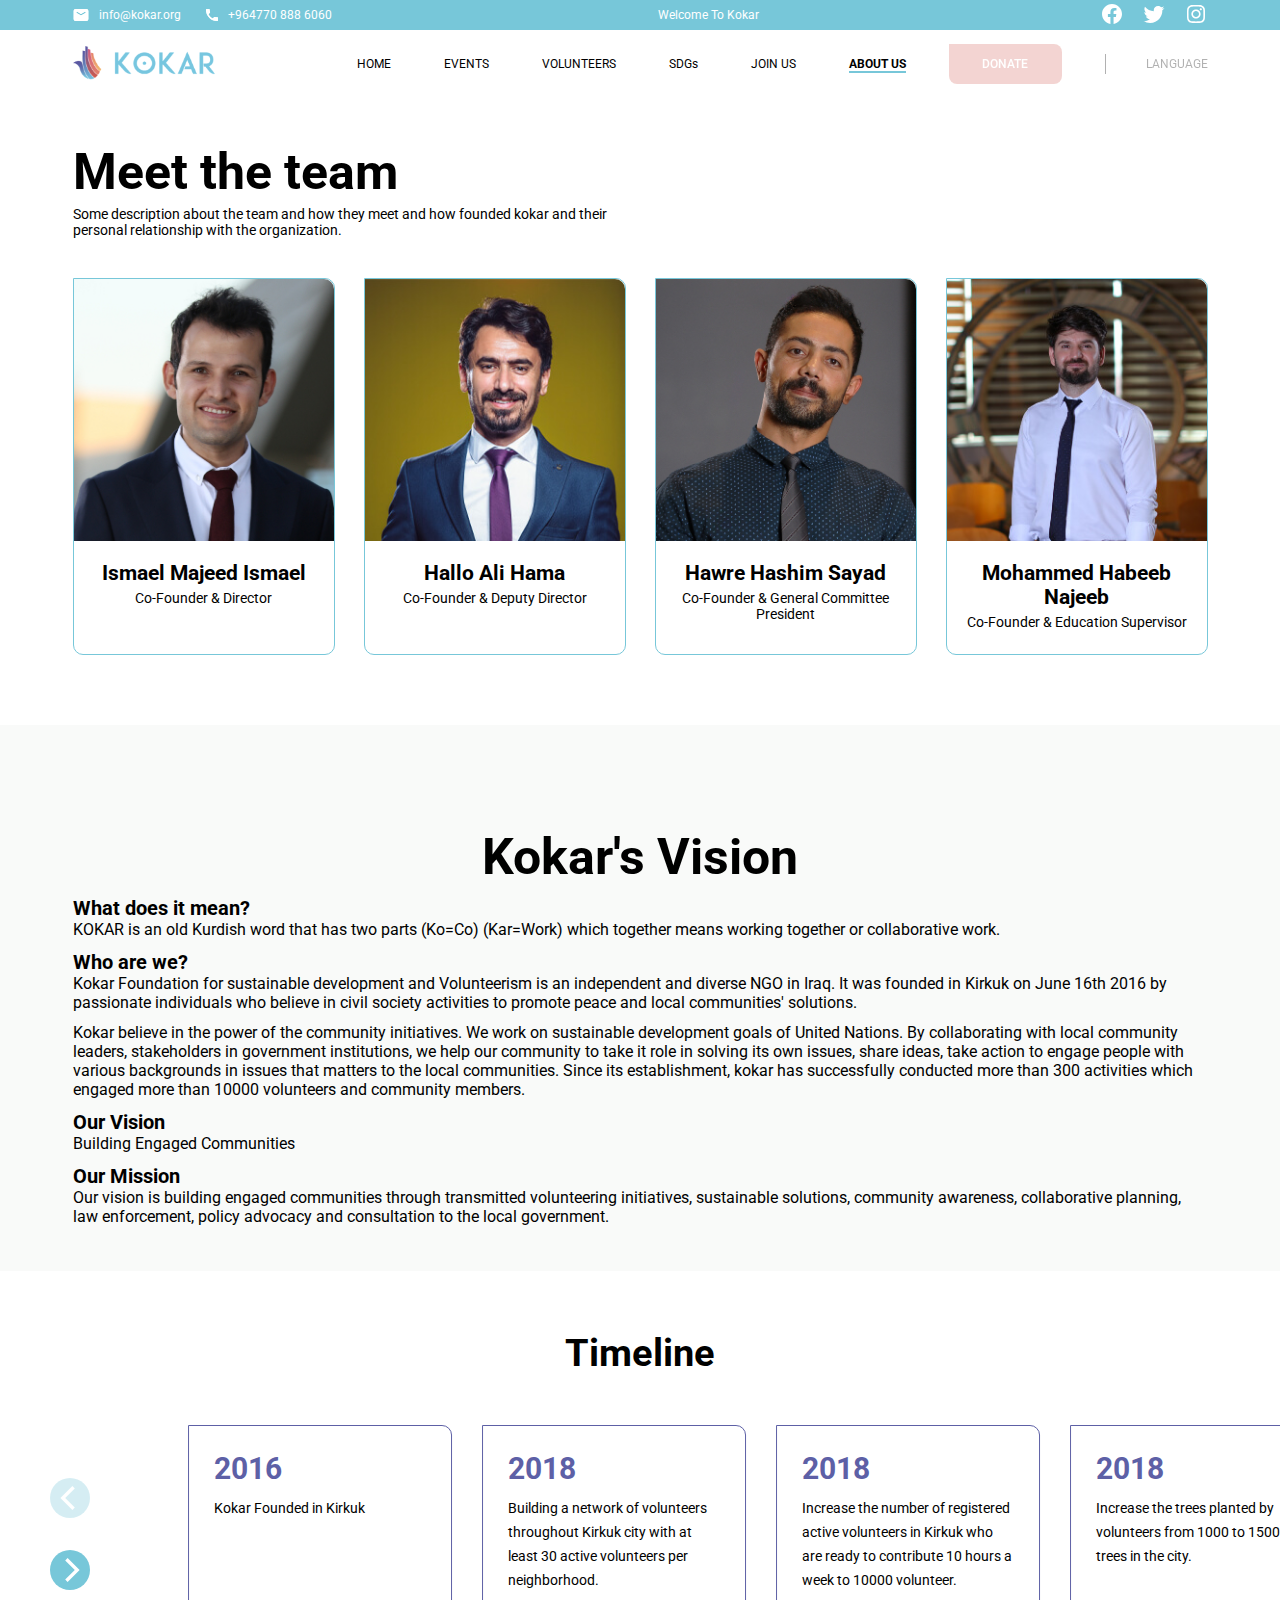
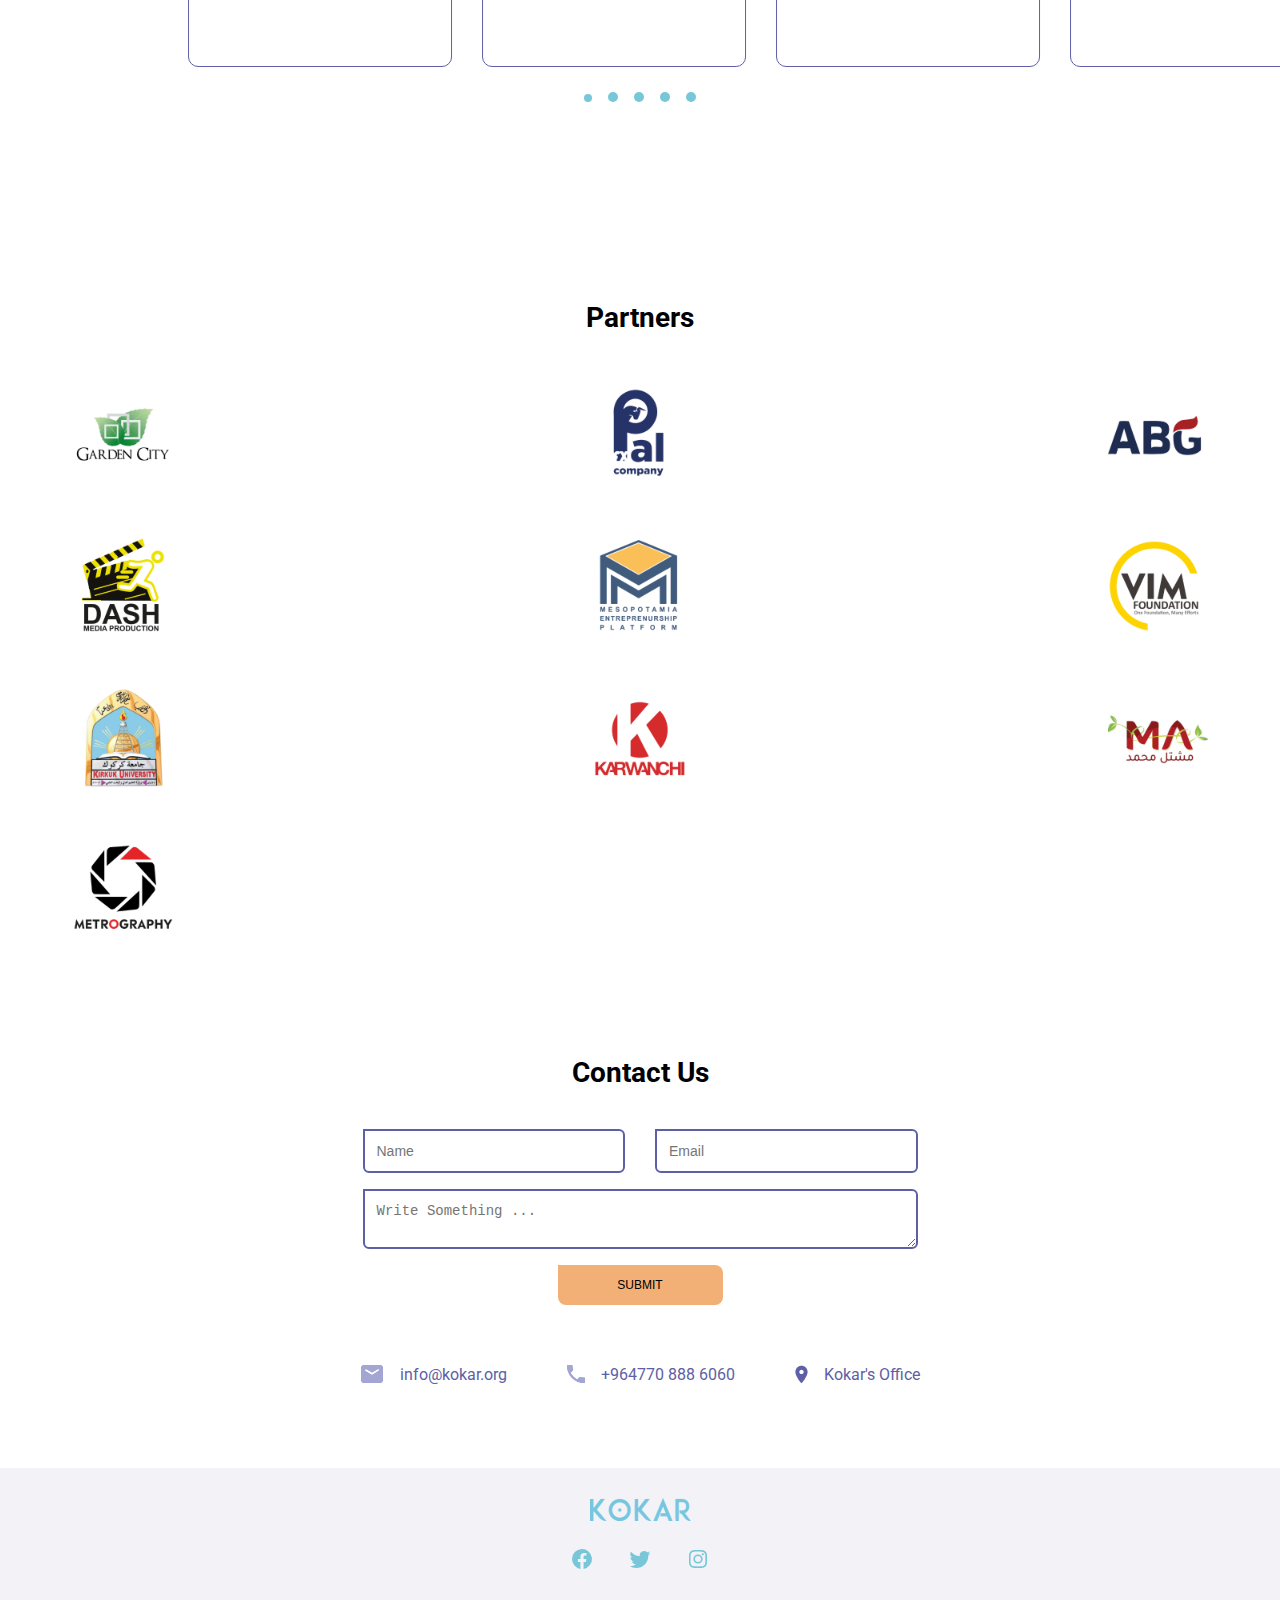
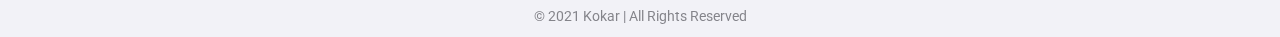
<file: about.html>
<!DOCTYPE html>
<html lang="en-US">

	<head>
		<!-- Web Page Metadata -->
		<meta name="viewport" content="width=device-width, initial-scale=1">
		<meta charset="utf-8">
		
		<!-- Web Page Title -->
		<title>Kokar - About Us</title>
		
		<!-- External Fonts / Stylesheets -->
		<link rel="stylesheet" href="https://fonts.googleapis.com/css2?family=Roboto:ital,wght@0,300;0,400;0,500;0,700;1,300;1,400;1,500;1,700&display=swap">
		<link rel="stylesheet" href="assets/styles/flickity.css">
		<link rel="stylesheet" href="assets/styles/kokar.css">
	</head>
	
	<body>
	
		<!-- Contact Bar -->
		<div class="contact-bar">
			<div class="container">
				<div class="contact-bar__info">
					<div class="info__email">
						<img src="assets/images/icons/envelope.svg" alt="Envelope Icon">
						<span>info@kokar.org</span>
					</div>
					<div class="info__phone">
						<img src="assets/images/icons/phone.svg" alt="Phone Icon">
						<span>+964770 888 6060</span>
					</div>
				</div>
				<div class="contact-bar__msg">
					Welcome To Kokar
				</div>
				<div class="contact-bar__social">
					<a href="https://facebook.com/kokar.org" target="_blank">
						<img src="assets/images/icons/facebook.svg" alt="Facebook's Logo">
					</a>
					<a href="https://twitter.com/kokar_org" target="_blank">
						<img src="assets/images/icons/twitter.svg" alt="Twitter's Logo">
					</a>
					<a href="https://instagram.com/kokar_org" target="_blank">
						<img src="assets/images/icons/instagram.svg" alt="Instagram's Logo">
					</a>
				</div>
			</div>
		</div>
	
		<!-- Header -->
		<header class="site-header">
			<div class="container">
				<div class="site-header__branding">
					<a href="home.html"><img src="assets/images/logos/kokar_header.png" alt="Kokar's Logo"></a>
				</div>
				<nav class="site-header__navigation">
					<a href="home.html">HOME</a>
					<a href="events.html">EVENTS</a>
					<a href="volunteers.html">VOLUNTEERS</a>
					<a href="sdgs.html">SDGs</a>
					<a href="join.html">JOIN US</a>
					<a href="about.html" class="active">ABOUT US</a>
					<a href="#" class="site-header__donate-btn donate-btn-action disabled-link">DONATE</a>
					<a href="#" class="site-header__lang-btn disabled-link" id="language-btn">LANGUAGE</a>
				</nav>
				<img id="hamburger-btn" src="assets/images/icons/hamburger_closed.svg" alt="">
			</div>
		</header>
		
		<section class="meet-the-team">
			<div class="container">
				<div class="main-wrapper">
					<div class="meet-the-team__text">
						<h2>Meet the team</h2>
						<p>
							Some description about the team and how they meet and how founded kokar and their personal relationship with the organization. 
						</p>
					</div>
					<div class="meet-the-team__members">
						<div class="members__single">
							<img src="assets/images/founders/ismael.jpg">
							<div class="members__single__text">
								<h3>Ismael Majeed Ismael</h3>
								<span>Co-Founder & Director</span>
							</div>
						</div>
						<div class="members__single">
							<img src="assets/images/founders/halo.jpg">
							<div class="members__single__text">
								<h3>Hallo Ali Hama</h3>
								<span>Co-Founder & Deputy Director</span>
							</div>
						</div>
						<div class="members__single">
							<img src="assets/images/founders/hawre.jpg">
							<div class="members__single__text">
								<h3>Hawre Hashim Sayad</h3>
								<span>Co-Founder & General Committee <br>President</span>
							</div>
						</div>
						<div class="members__single">
							<img src="assets/images/founders/mohammed.jpg">
							<div class="members__single__text">
								<h3>Mohammed Habeeb <br>Najeeb</h3>
								<span>Co-Founder & Education Supervisor</span>
							</div>
						</div>
					</div>
				</div>
			</div>
		</section>

		<section class="kokar-vision">
			<div class="container">
				<div class="kokar-vision__text">
					<h2>Kokar's Vision</h2>
					<!-- <img src="assets/images/logos/vision.jpg"> -->
					<strong style="font-size: 2rem">What does it mean?</strong> 
					<p>KOKAR is an old Kurdish word that has two parts (Ko=Co) (Kar=Work) which together means working together or collaborative work.</p><br>
					<strong style="font-size: 2rem">Who are we?</strong> 
					<p>Kokar Foundation for sustainable development and Volunteerism is an independent and diverse NGO in Iraq. It was founded in Kirkuk on June 16th 2016 by passionate individuals who believe in civil society activities to promote peace and local communities' solutions.</p><br>
					<p>Kokar believe in the power of the community initiatives. We work on sustainable development goals of United Nations. By collaborating with local community leaders, stakeholders in government institutions, we help our community to take it role in solving its own issues, share ideas, take action to engage people with various backgrounds in issues that matters to the local communities. Since its establishment, kokar has successfully conducted more than 300 activities which engaged more than 10000 volunteers and community members.   </p><br>
					<strong style="font-size: 2rem">Our Vision</strong>
					<p>Building Engaged Communities</p><br>
					<strong style="font-size: 2rem">Our Mission</strong>
					<p>Our vision is building engaged communities through transmitted volunteering initiatives, sustainable solutions, community awareness, collaborative planning, law enforcement, policy advocacy and consultation to the local government.</p>
				</div>
				<!-- <div class="kokar-vision__photo">
					<img src="assets/images/logos/vision.jpg">
				</div> -->
			</div>
		</section>

		<section class="our-volunteers timeline" style="background: #fff">
			<h2>Timeline</h2>
			<div class="volunteers__cards">
				<div class="cards__list carousel js-flickity">
					<!-- Single Card -->
					<div class="single__card carousel-cell">
						<h3>
							2016
						</h3>
						<p class="volunteer__bio">
							Kokar Founded in Kirkuk
						</p>
					</div>
					<!-- Single Card -->
					<div class="single__card carousel-cell">
						<h3>
							2018
						</h3>
						<p class="volunteer__bio">
							Building a network of volunteers throughout Kirkuk city with at least 30 active volunteers per neighborhood. 
						</p>
					</div>
					<!-- Single Card -->
					<div class="single__card carousel-cell">
						<h3>
							2018
						</h3>
						<p class="volunteer__bio">
							Increase the number of registered active volunteers in Kirkuk who are ready to contribute 10 hours a week to 10000 volunteer.  
						</p>
					</div>
					<!-- Single Card -->
					<div class="single__card carousel-cell">
						<h3>
							2018
						</h3>
						<p class="volunteer__bio">
							Increase the trees planted by volunteers from 1000 to 1500 trees in the city.   
						</p>
					</div>
					<!-- Single Card -->
					<div class="single__card carousel-cell">
						<h3>
							2019
						</h3>
						<p class="volunteer__bio">
							Advocacy to establish Kirkuk service council as a direct link between government and local community aiming to improve the quality and service delivery and enhance public participation
						</p>
					</div>
				</div>
			</div>
		</section>
        
        <section class="partners">
			<h2>Partners</h2>
			<div class="container">
				<div class="partner-logos">
					<div class="partner">
						<img src="assets/images/partner-logos/garden-city.png">
					</div>
					<div class="partner">
						<img src="assets/images/partner-logos/pal.png">
					</div>
					<div class="partner">
						<img src="assets/images/partner-logos/abg.jpg">
					</div>
				</div>
				<div class="partner-logos" style="margin-top: 50px">
					<div class="partner">
						<img src="assets/images/partner-logos/dash.png">
					</div>
					<div class="partner">
						<img src="assets/images/partner-logos/mesopotamia.png">
					</div>
					<div class="partner">
						<img src="assets/images/partner-logos/vim.png">
					</div>
				</div>
				<div class="partner-logos" style="margin-top: 50px">
					<div class="partner">
						<img src="assets/images/partner-logos/uok.png">
					</div>
					<div class="partner">
						<img src="assets/images/partner-logos/karwanchi.png">
					</div>
					<div class="partner">
						<img src="assets/images/partner-logos/ma.jpg">
					</div>
				</div>
				<div class="partner-logos" style="margin-top: 50px">
					<div class="partner">
						<img src="assets/images/partner-logos/metrography.png">
					</div>
				</div>
			</div>
		</section>

        <section class="contact-us">
            <div class="container">
                <h2>Contact Us</h2>
                <form>
					<div class="name-email">
						<input type="text" placeholder="Name">
						<input type="email" placeholder="Email">
					</div>
					<div class="text">
						<textarea placeholder="Write Something ..."></textarea>
					</div>
					<button type="submit">Submit</button>
				</form>
				<div class="contact-us__info">
					<div class="email">
						<img src="assets/images/icons/contact_envelope.svg">
						<span>info@kokar.org</span>
					</div>
					<div class="phone">
						<img src="assets/images/icons/contact_phone.svg">
						<span>+964770 888 6060</span>
					</div>
					<div class="location">
						<img src="assets/images/icons/location.svg">
						<span>Kokar's Office</span>
					</div>
				</div>
            </div>
		</section>
		
		<!-- <section class="terms-section">
			<div class="container">
				<p>
					<a href="#">Privacy and Policy</a>
					• 
					<a href="#">Terms and Conditions</a>
				</p>
			</div>
		</section> -->
        
        <footer class="site-footer">
			<div class="footer__logo">
				<img src="assets/images/logos/kokar_footer.png">
			</div>
			<div class="footer__social">
				<a href="#" target="_blank"><img src="assets/images/icons/facebook_blue.svg"></a>
				<a href="#" target="_blank"><img src="assets/images/icons/twitter_blue.svg"></a>
				<a href="#" target="_blank"><img src="assets/images/icons/instagram_blue.svg"></a>
			</div>
			<div class="footer__copyright">
				<hr>
				<small>
					&copy; 2021 Kokar | All Rights Reserved
				</small>
			</div>
		</footer>
		
		<!-- External Scripts -->
		<script src="assets/scripts/jquery-3.5.1.min.js"></script>
		<script src="assets/scripts/flickity.pkgd.min.js"></script>
		<script src="assets/scripts/kokar.js"></script>
	</body>
	
</html>
</file>
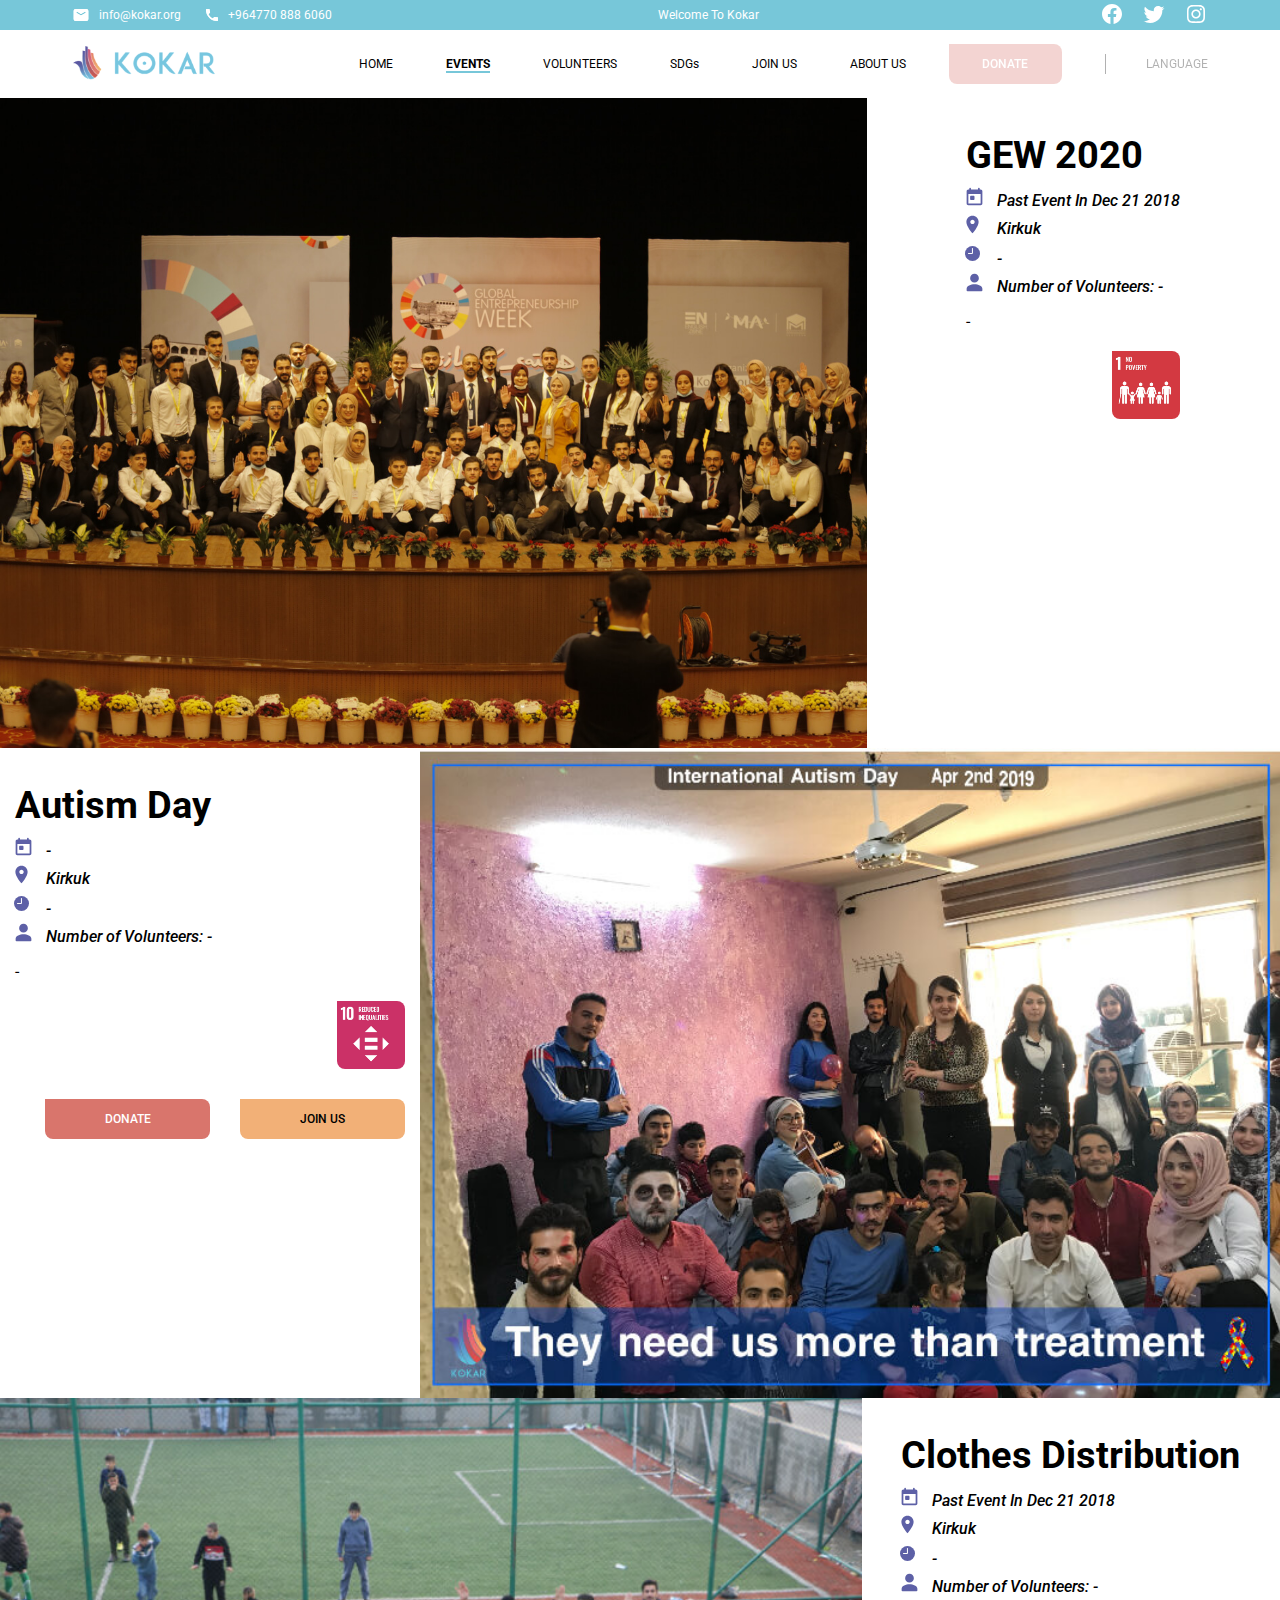
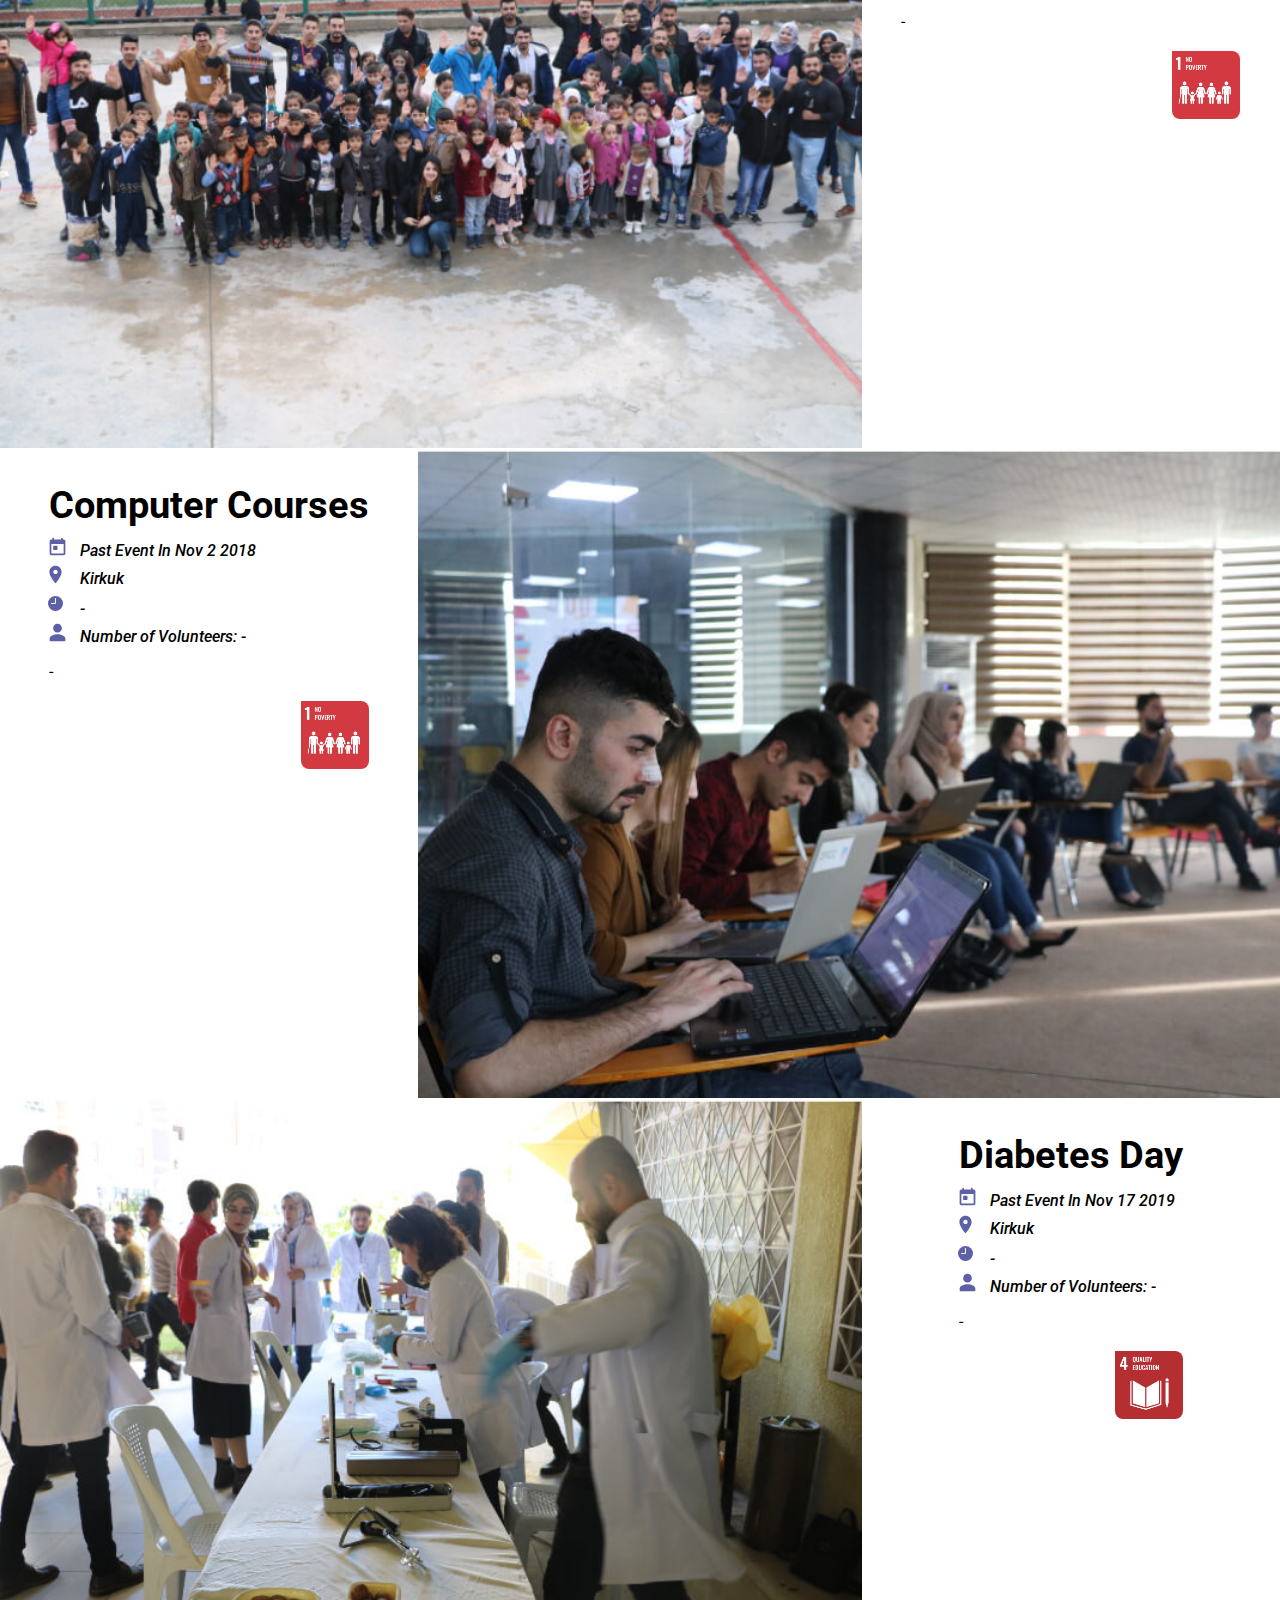
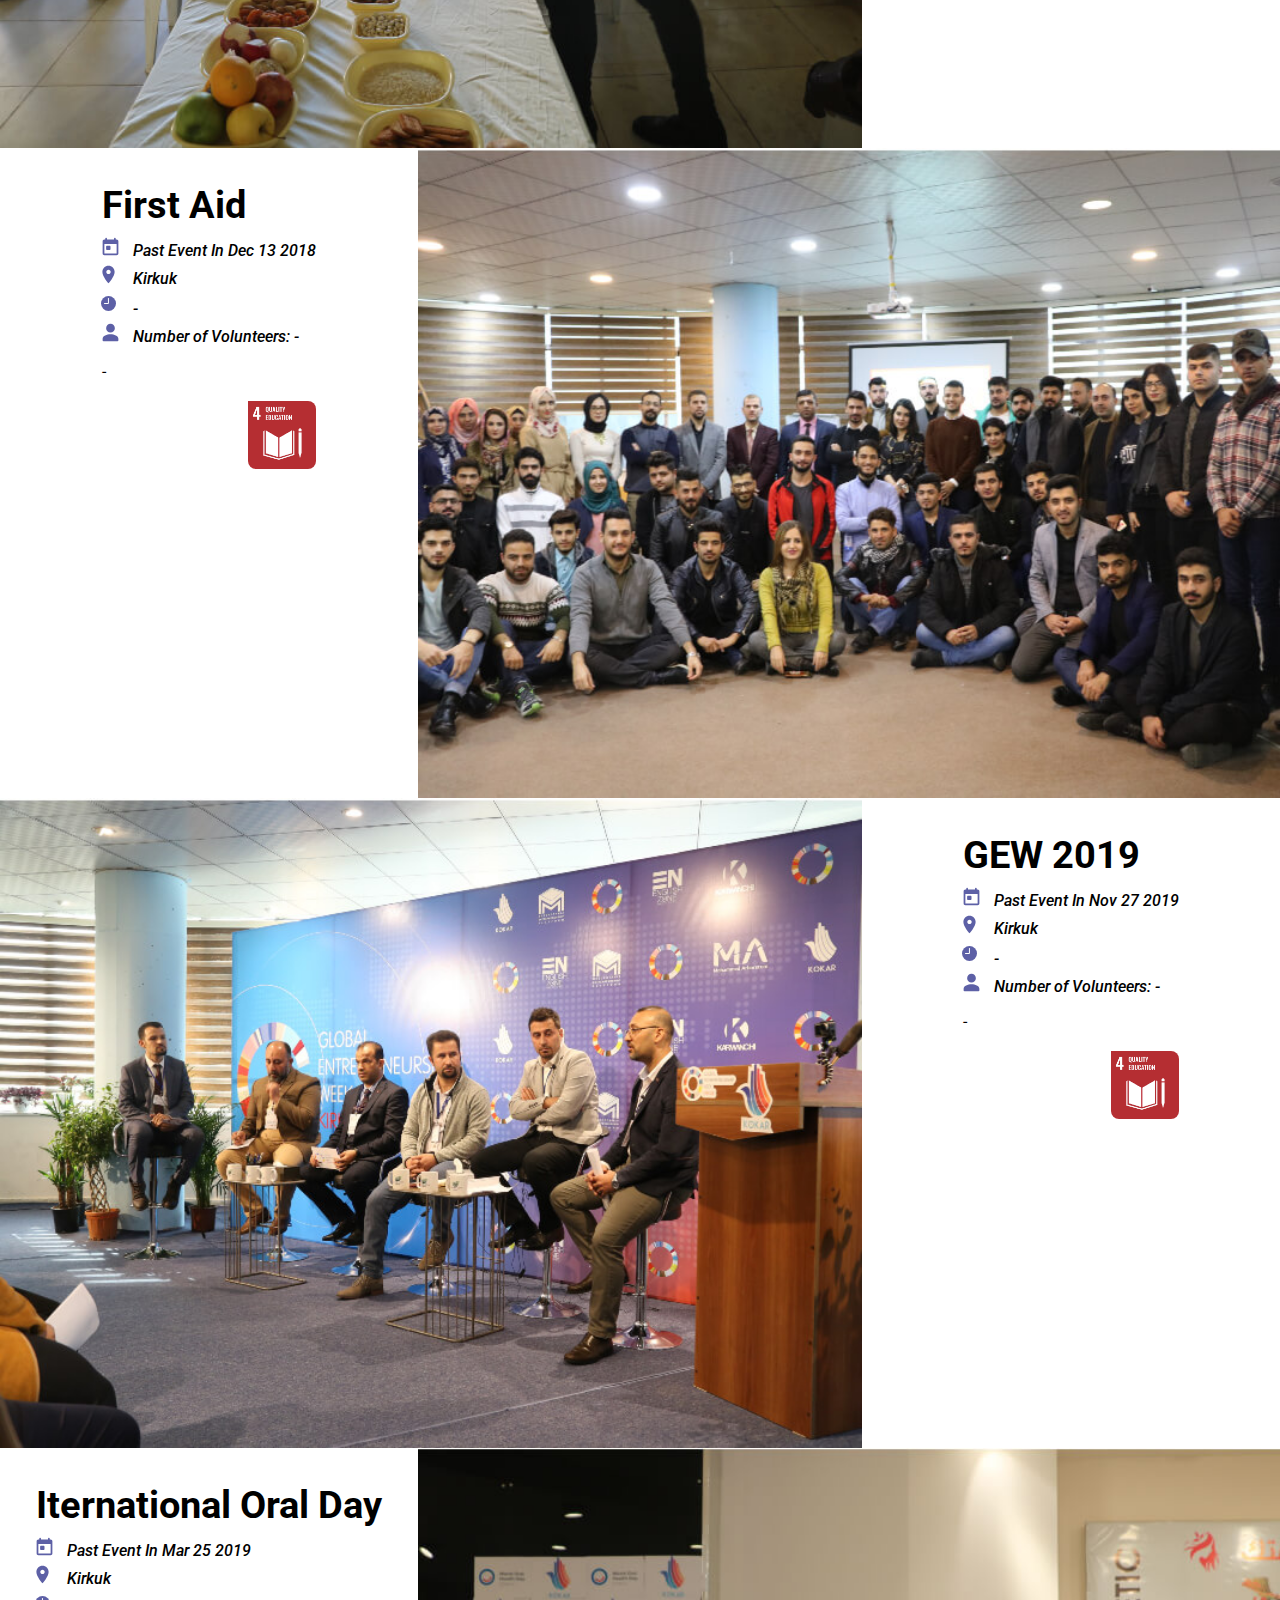
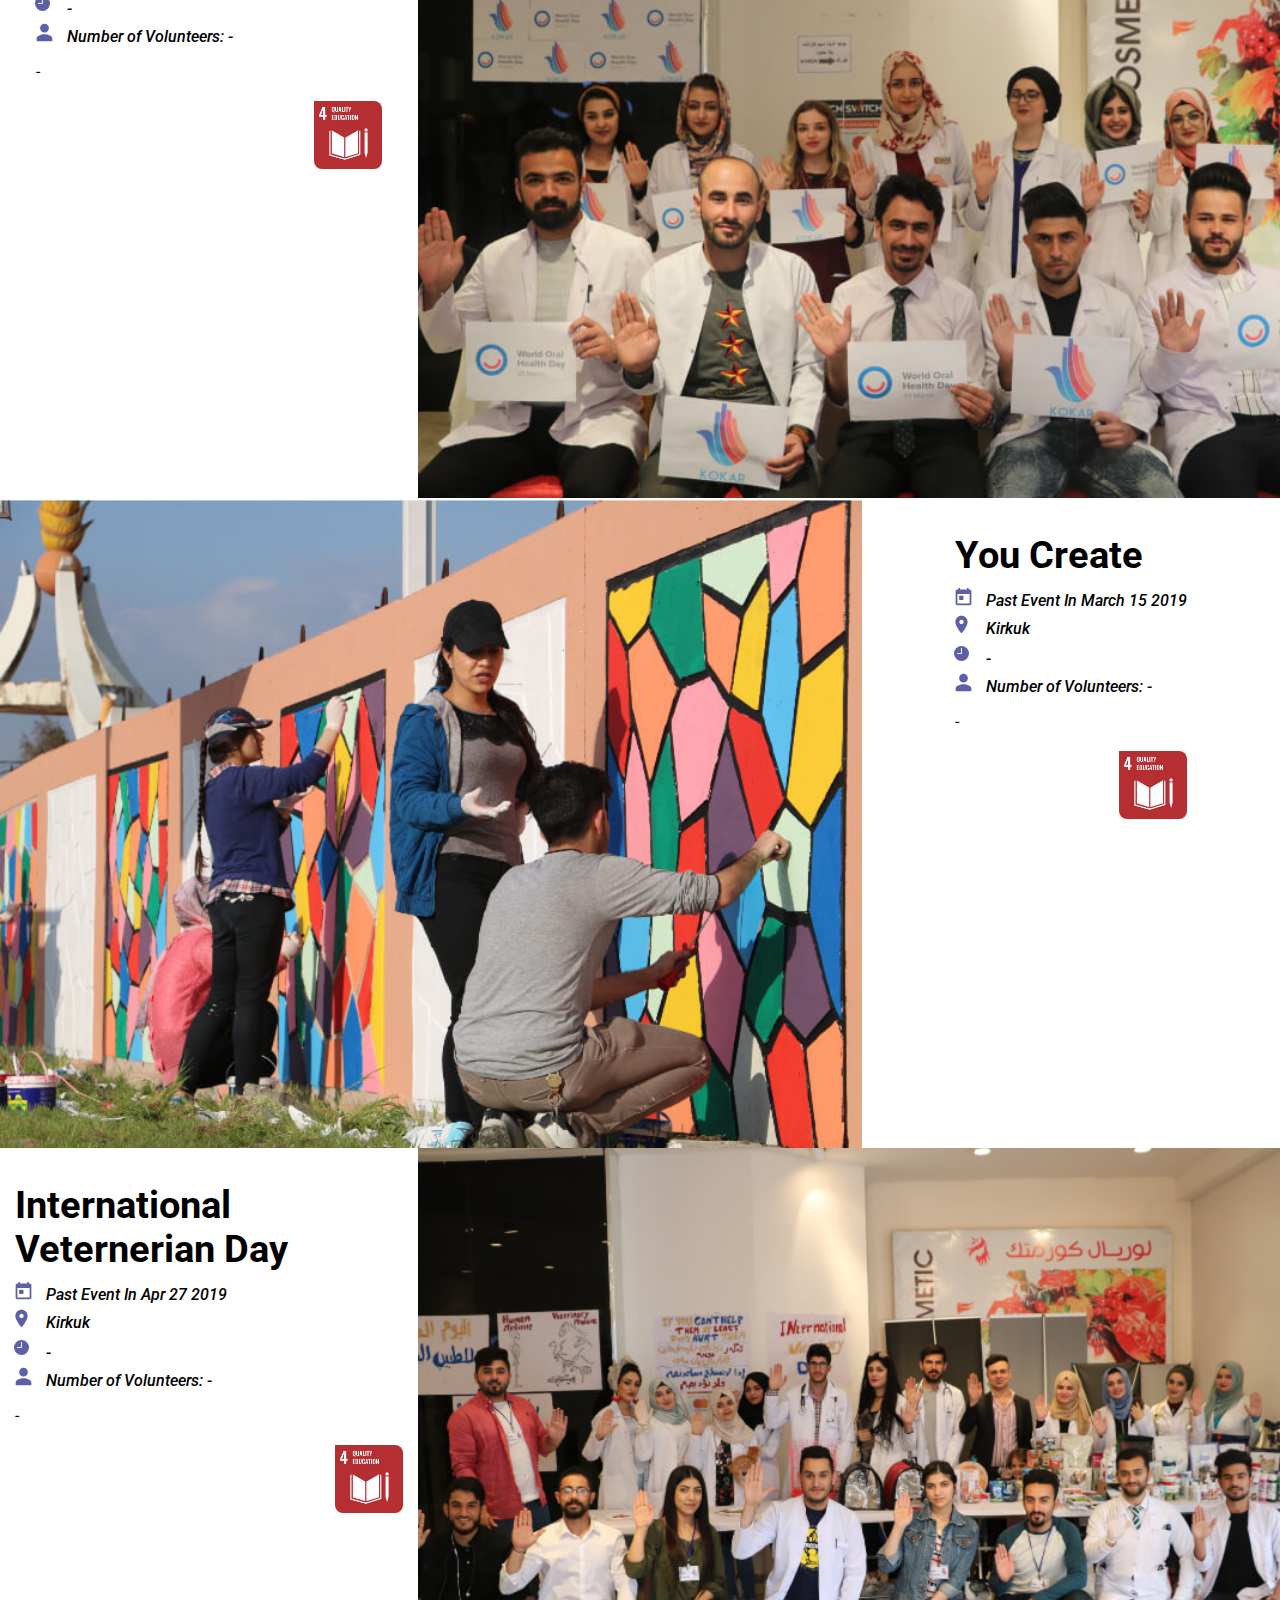
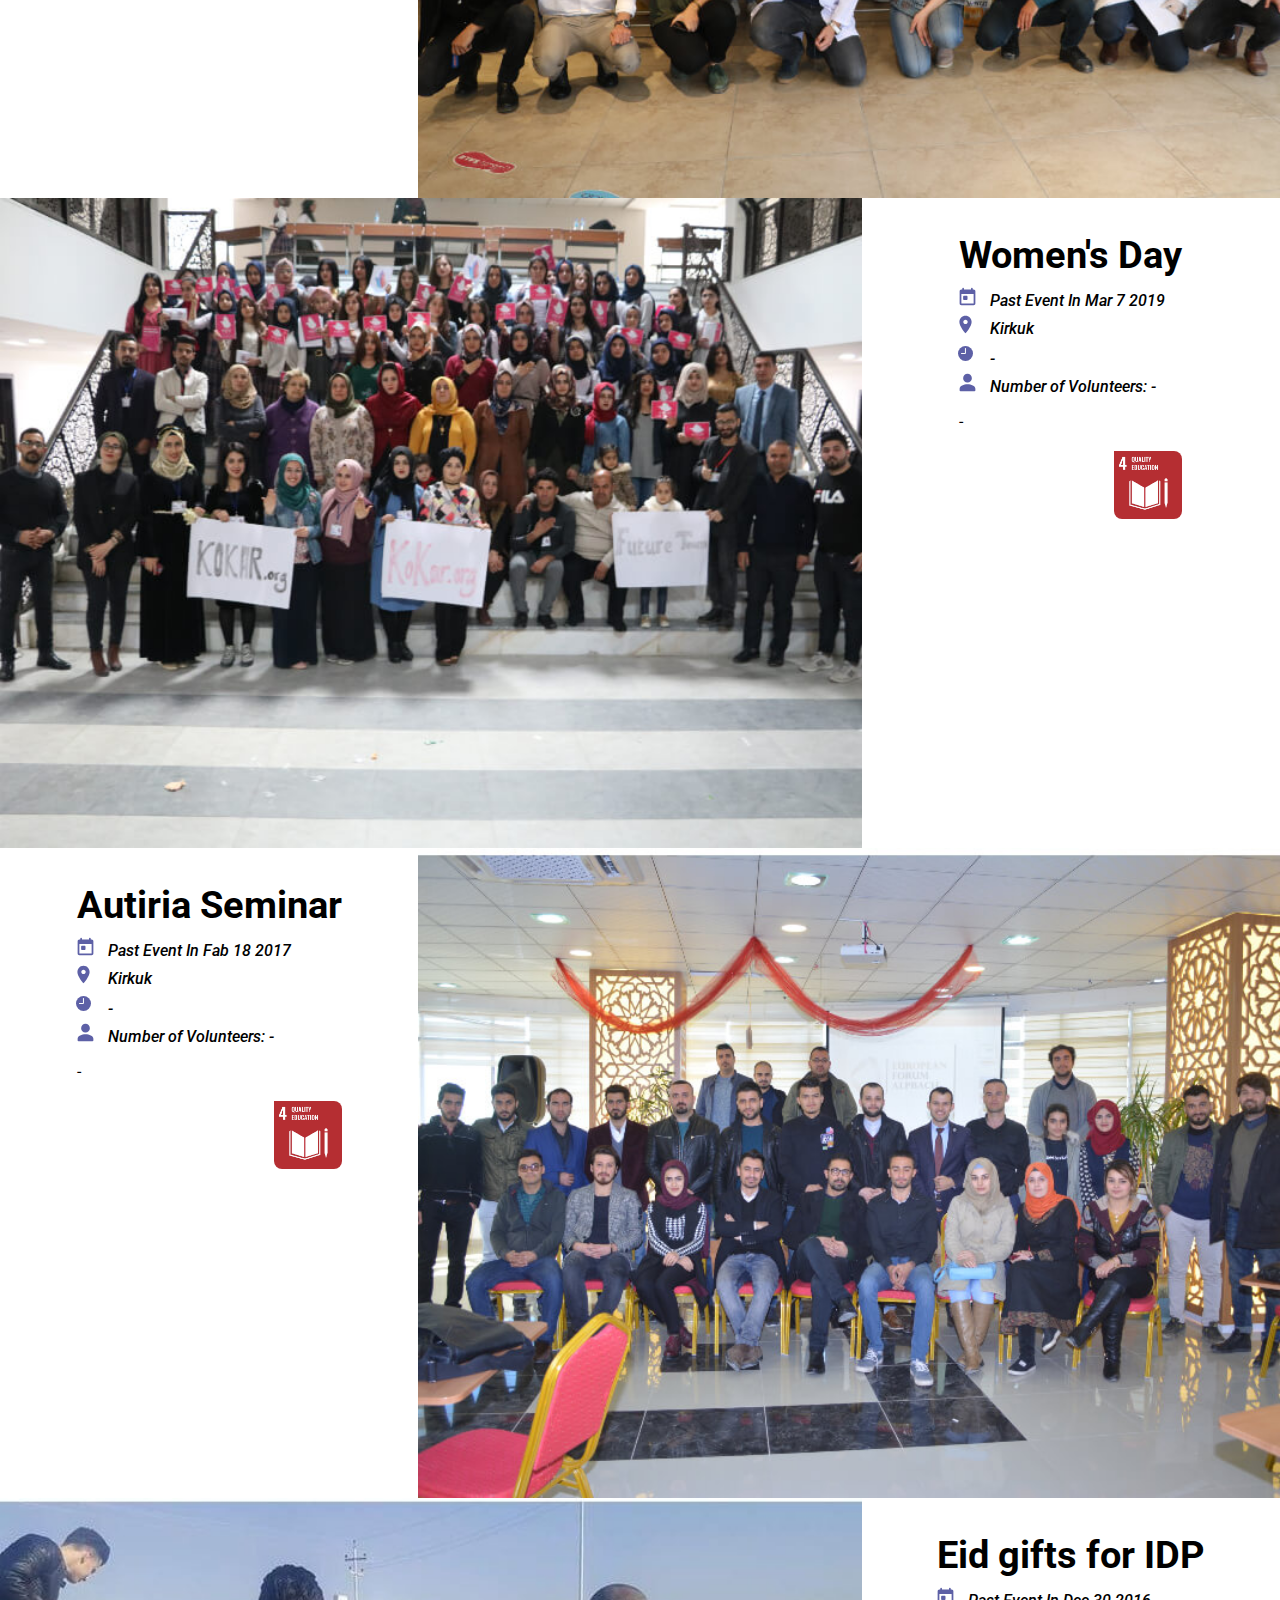
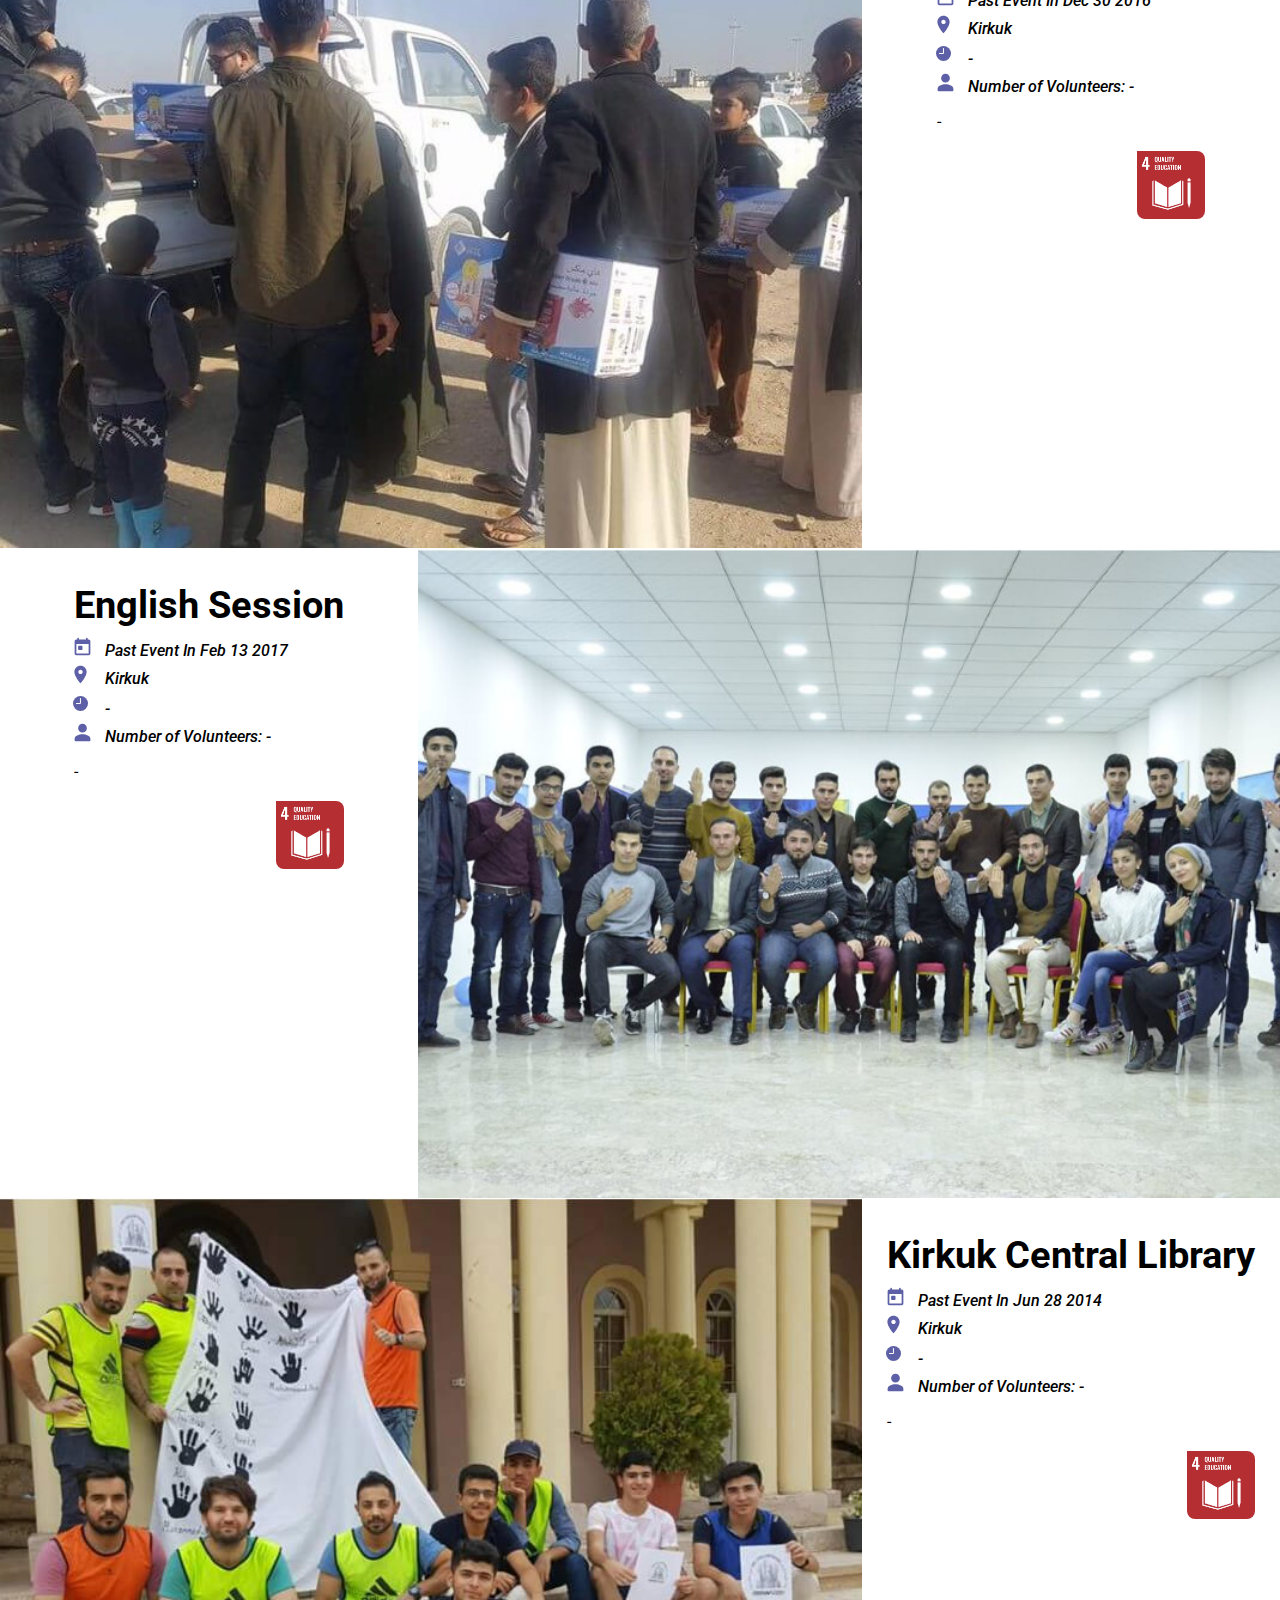
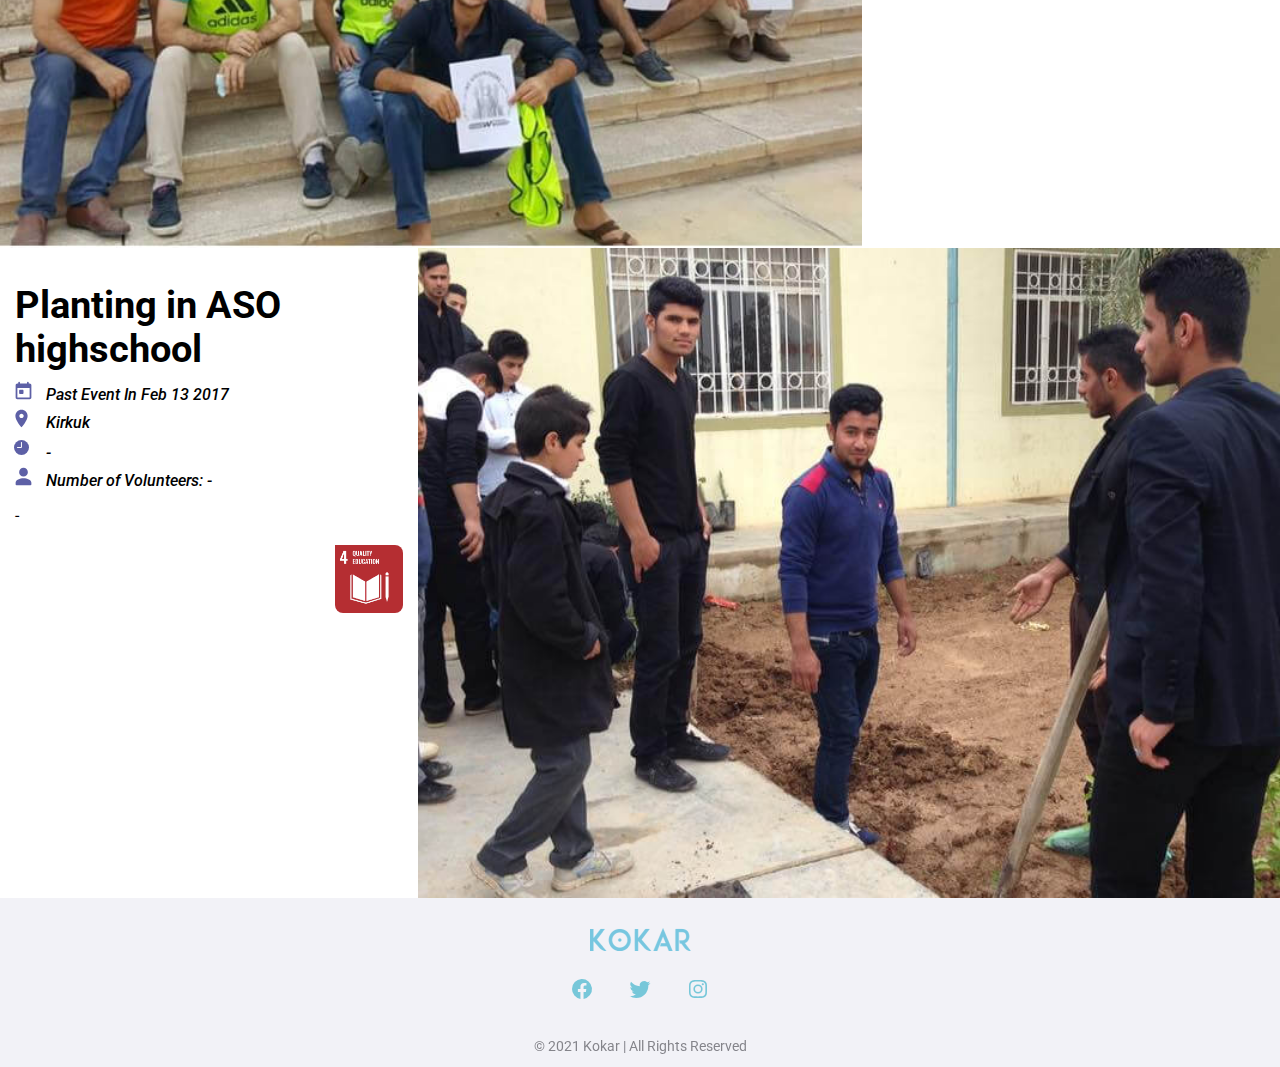
<file: events.html>
<!DOCTYPE html>
<html lang="en-US">

	<head>
		<!-- Web Page Metadata -->
		<meta name="viewport" content="width=device-width, initial-scale=1">
		<meta charset="utf-8">
		
		<!-- Web Page Title -->
		<title>Kokar - Events</title>
		
		<!-- External Fonts / Stylesheets -->
		<link rel="stylesheet" href="https://fonts.googleapis.com/css2?family=Roboto:ital,wght@0,300;0,400;0,500;0,700;1,300;1,400;1,500;1,700&display=swap">
		<link rel="stylesheet" href="assets/styles/flickity.css">
		<link rel="stylesheet" href="assets/styles/kokar.css">
	</head>
	
	<body>
	<!-- Contact Bar -->
	<div class="contact-bar">
		<div class="container">
			<div class="contact-bar__info">
				<div class="info__email">
					<img src="assets/images/icons/envelope.svg" alt="Envelope Icon">
					<span>info@kokar.org</span>
				</div>
				<div class="info__phone">
					<img src="assets/images/icons/phone.svg" alt="Phone Icon">
					<span>+964770 888 6060</span>
				</div>
			</div>
			<div class="contact-bar__msg">
				Welcome To Kokar
			</div>
			<div class="contact-bar__social">
				<a href="https://facebook.com/kokar.org" target="_blank">
					<img src="assets/images/icons/facebook.svg" alt="Facebook's Logo">
				</a>
				<a href="https://twitter.com/kokar_org" target="_blank">
					<img src="assets/images/icons/twitter.svg" alt="Twitter's Logo">
				</a>
				<a href="https://instagram.com/kokar_org" target="_blank">
					<img src="assets/images/icons/instagram.svg" alt="Instagram's Logo">
				</a>
			</div>
		</div>
	</div>

	<!-- Header -->
	<header class="site-header">
		<div class="container">
			<div class="site-header__branding">
				<a href="home.html"><img src="assets/images/logos/kokar_header.png" alt="Kokar's Logo"></a>
			</div>
			<nav class="site-header__navigation">
				<a href="home.html">HOME</a>
				<a href="events.html" class="active">EVENTS</a>
				<a href="volunteers.html">VOLUNTEERS</a>
				<a href="sdgs.html">SDGs</a>
				<a href="join.html">JOIN US</a>
				<a href="about.html">ABOUT US</a>
				<a href="#" class="site-header__donate-btn donate-btn-action disabled-link">DONATE</a>
				<a href="#" class="site-header__lang-btn disabled-link" id="language-btn">LANGUAGE</a>
			</nav>
			<img id="hamburger-btn" src="assets/images/icons/hamburger_closed.svg" alt="">
		</div>
	</header>

	<!-- Event 0 -->
	<section class="event sdg17" style="flex-direction: row-reverse">
		<div class="event__info">
			<h3>GEW 2020</h3>
			<div class="mobile-event-image">
				<img src="assets/images/events/gew_2020_mobile.jpg" alt="">
				
				<!-- <div class="dots-mobile">
					<div class="dot"></div>
					<div class="dot"></div>
					<div class="dot"></div>
					<div class="dot"></div>
				</div> -->
			</div>
			<div class="info__details">
				<div class="date">
					<img src="assets/images/icons/calendar.svg" alt="">
					<span>Past Event In Dec 21 2018</span>
				</div>
				<div class="location">
					<img src="assets/images/icons/location.svg" alt="">
					<span>Kirkuk</span>
				</div>
				<div class="time">
					<img src="assets/images/icons/time.svg" alt="">
					<span>-</span>
				</div>
				<div class="volunteers">
					<img src="assets/images/icons/person.svg" alt="">
					<span>Number of Volunteers: -</span>
				</div>
			</div>
			<p class="event-description">
				-
			</p>
			<div class="event-sdgs">
				<img src="assets/images/sdgs/E-WEB-Goal-01@2x.jpg" alt="">
			</div>
		</div>
		<div class="event__photo">
			<img src="assets/images/events/gew_2020_desktop.jpg">
			<!-- <div class="dots-desktop">
				<div class="dot"></div>
				<div class="dot"></div>
				<div class="dot"></div>
				<div class="dot"></div>
			</div> -->
		</div>
	</section>
		
		<!-- Event 1 -->
		<section class="event sdg15 sdg13">
			<div class="event__info">
				<h3>Autism Day</h3>
				<div class="mobile-event-image">
					<img src="assets/images/events/autism_day_mobile.jpg" alt="">
				</div>
				<div class="info__details">
					<div class="date">
						<img src="assets/images/icons/calendar.svg" alt="">
						<span>-</span>
					</div>
					<div class="location">
						<img src="assets/images/icons/location.svg" alt="">
						<span>Kirkuk</span>
					</div>
					<div class="time">
						<img src="assets/images/icons/time.svg" alt="">
						<span>-</span>
					</div>
					<div class="volunteers">
						<img src="assets/images/icons/person.svg" alt="">
						<span>Number of Volunteers: -</span>
					</div>
				</div>
				<p class="event-description">
					-
				</p>
				<div class="event-sdgs">
					<img src="assets/images/sdgs/E-WEB-Goal-10@2x.jpg" alt="">
				</div>
				<div class="event-buttons">
					<a href="#">DONATE</a>
					<a href="#">JOIN US</a>
				</div>
			</div>
			<div class="event__photo">
				<img src="assets/images/events/autism_day_desktop.jpg">
			</div>
		</section>
		
		<!-- Event 2 -->
		<section class="event sdg17" style="flex-direction: row-reverse">
			<div class="event__info">
				<h3>Clothes Distribution</h3>
				<div class="mobile-event-image">
					<img src="assets/images/events/clothes_distribution_mobile.jpg" alt="">
					
					<!-- <div class="dots-mobile">
						<div class="dot"></div>
						<div class="dot"></div>
						<div class="dot"></div>
						<div class="dot"></div>
					</div> -->
				</div>
				<div class="info__details">
					<div class="date">
						<img src="assets/images/icons/calendar.svg" alt="">
						<span>Past Event In Dec 21 2018</span>
					</div>
					<div class="location">
						<img src="assets/images/icons/location.svg" alt="">
						<span>Kirkuk</span>
					</div>
					<div class="time">
						<img src="assets/images/icons/time.svg" alt="">
						<span>-</span>
					</div>
					<div class="volunteers">
						<img src="assets/images/icons/person.svg" alt="">
						<span>Number of Volunteers: -</span>
					</div>
				</div>
				<p class="event-description">
					-
				</p>
				<div class="event-sdgs">
					<img src="assets/images/sdgs/E-WEB-Goal-01@2x.jpg" alt="">
				</div>
			</div>
			<div class="event__photo">
				<img src="assets/images/events/clothes_distribution_desktop.jpg">
				<!-- <div class="dots-desktop">
					<div class="dot"></div>
					<div class="dot"></div>
					<div class="dot"></div>
					<div class="dot"></div>
				</div> -->
			</div>
		</section>
		
		<!-- Event 3 -->
		<section class="event sdg11">
			<div class="event__info">
				<h3>Computer Courses</h3>
				<div class="mobile-event-image">
					<img src="assets/images/events/computer_courses_mobile.jpg" alt="">
					<div class="dots-mobile">
						<div class="dot"></div>
						<div class="dot"></div>
						<div class="dot"></div>
						<div class="dot"></div>
					</div>
				</div>
				<div class="info__details">
					<div class="date">
						<img src="assets/images/icons/calendar.svg" alt="">
						<span>Past Event In Nov 2 2018</span>
					</div>
					<div class="location">
						<img src="assets/images/icons/location.svg" alt="">
						<span>Kirkuk</span>
					</div>
					<div class="time">
						<img src="assets/images/icons/time.svg" alt="">
						<span>-</span>
					</div>
					<div class="volunteers">
						<img src="assets/images/icons/person.svg" alt="">
						<span>Number of Volunteers: -</span>
					</div>
				</div>
				<p class="event-description">
					-
				</p>
				<div class="event-sdgs">
					<img src="assets/images/sdgs/E-WEB-Goal-01@2x.jpg" alt="">
				</div>
			</div>
			<div class="event__photo">
				<div class="carousel-cell"><img src="assets/images/events/computer_courses_desktop.jpg"></div>
			</div>
		</section>

		<!-- Event 4 -->
		<section class="event sdg17" style="flex-direction: row-reverse">
			<div class="event__info">
				<h3>Diabetes Day</h3>
				<div class="mobile-event-image">
					<img src="assets/images/events/diabetes_day_mobile.jpg" alt="">
					
					<!-- <div class="dots-mobile">
						<div class="dot"></div>
						<div class="dot"></div>
						<div class="dot"></div>
						<div class="dot"></div>
					</div> -->
				</div>
				<div class="info__details">
					<div class="date">
						<img src="assets/images/icons/calendar.svg" alt="">
						<span>Past Event In Nov 17 2019</span>
					</div>
					<div class="location">
						<img src="assets/images/icons/location.svg" alt="">
						<span>Kirkuk</span>
					</div>
					<div class="time">
						<img src="assets/images/icons/time.svg" alt="">
						<span>-</span>
					</div>
					<div class="volunteers">
						<img src="assets/images/icons/person.svg" alt="">
						<span>Number of Volunteers: -</span>
					</div>
				</div>
				<p class="event-description">
					-
				</p>
				<div class="event-sdgs">
					<img src="assets/images/sdgs/E-WEB-Goal-04@2x.jpg" alt="">
				</div>
			</div>
			<div class="event__photo">
				<img src="assets/images/events/diabetes_day_desktop.jpg">
				<!-- <div class="dots-desktop">
					<div class="dot"></div>
					<div class="dot"></div>
					<div class="dot"></div>
					<div class="dot"></div>
				</div> -->
			</div>
		</section>

		<!-- Event 5 -->
		<section class="event sdg17">
			<div class="event__info">
				<h3>First Aid</h3>
				<div class="mobile-event-image">
					<img src="assets/images/events/first_aid_mobile.jpg" alt="">
					
					<!-- <div class="dots-mobile">
						<div class="dot"></div>
						<div class="dot"></div>
						<div class="dot"></div>
						<div class="dot"></div>
					</div> -->
				</div>
				<div class="info__details">
					<div class="date">
						<img src="assets/images/icons/calendar.svg" alt="">
						<span>Past Event In Dec 13 2018</span>
					</div>
					<div class="location">
						<img src="assets/images/icons/location.svg" alt="">
						<span>Kirkuk</span>
					</div>
					<div class="time">
						<img src="assets/images/icons/time.svg" alt="">
						<span>-</span>
					</div>
					<div class="volunteers">
						<img src="assets/images/icons/person.svg" alt="">
						<span>Number of Volunteers: -</span>
					</div>
				</div>
				<p class="event-description">
					-
				</p>
				<div class="event-sdgs">
					<img src="assets/images/sdgs/E-WEB-Goal-04@2x.jpg" alt="">
				</div>
			</div>
			<div class="event__photo">
				<img src="assets/images/events/first_aid_desktop.jpg">
				<!-- <div class="dots-desktop">
					<div class="dot"></div>
					<div class="dot"></div>
					<div class="dot"></div>
					<div class="dot"></div>
				</div> -->
			</div>
		</section>

		<!-- Event 6 -->
		<section class="event sdg17" style="flex-direction: row-reverse">
			<div class="event__info">
				<h3>GEW 2019</h3>
				<div class="mobile-event-image">
					<img src="assets/images/events/gew_2019_mobile.jpg" alt="">
					
					<!-- <div class="dots-mobile">
						<div class="dot"></div>
						<div class="dot"></div>
						<div class="dot"></div>
						<div class="dot"></div>
					</div> -->
				</div>
				<div class="info__details">
					<div class="date">
						<img src="assets/images/icons/calendar.svg" alt="">
						<span>Past Event In Nov 27 2019</span>
					</div>
					<div class="location">
						<img src="assets/images/icons/location.svg" alt="">
						<span>Kirkuk</span>
					</div>
					<div class="time">
						<img src="assets/images/icons/time.svg" alt="">
						<span>-</span>
					</div>
					<div class="volunteers">
						<img src="assets/images/icons/person.svg" alt="">
						<span>Number of Volunteers: -</span>
					</div>
				</div>
				<p class="event-description">
					-
				</p>
				<div class="event-sdgs">
					<img src="assets/images/sdgs/E-WEB-Goal-04@2x.jpg" alt="">
				</div>
			</div>
			<div class="event__photo">
				<img src="assets/images/events/gew_2019_desktop.jpg">
				<!-- <div class="dots-desktop">
					<div class="dot"></div>
					<div class="dot"></div>
					<div class="dot"></div>
					<div class="dot"></div>
				</div> -->
			</div>
		</section>

		<!-- Event 7 -->
		<section class="event sdg17">
			<div class="event__info">
				<h3>Iternational Oral Day</h3>
				<div class="mobile-event-image">
					<img src="assets/images/events/international_oral_day_mobile.jpg" alt="">
					
					<!-- <div class="dots-mobile">
						<div class="dot"></div>
						<div class="dot"></div>
						<div class="dot"></div>
						<div class="dot"></div>
					</div> -->
				</div>
				<div class="info__details">
					<div class="date">
						<img src="assets/images/icons/calendar.svg" alt="">
						<span>Past Event In Mar 25 2019</span>
					</div>
					<div class="location">
						<img src="assets/images/icons/location.svg" alt="">
						<span>Kirkuk</span>
					</div>
					<div class="time">
						<img src="assets/images/icons/time.svg" alt="">
						<span>-</span>
					</div>
					<div class="volunteers">
						<img src="assets/images/icons/person.svg" alt="">
						<span>Number of Volunteers: -</span>
					</div>
				</div>
				<p class="event-description">
					-
				</p>
				<div class="event-sdgs">
					<img src="assets/images/sdgs/E-WEB-Goal-04@2x.jpg" alt="">
				</div>
			</div>
			<div class="event__photo">
				<img src="assets/images/events/international_oral_day_desktop.jpg">
				<!-- <div class="dots-desktop">
					<div class="dot"></div>
					<div class="dot"></div>
					<div class="dot"></div>
					<div class="dot"></div>
				</div> -->
			</div>
		</section>

		<!-- Event 10 -->
		<section class="event sdg17" style="flex-direction: row-reverse">
			<div class="event__info">
				<h3>You Create</h3>
				<div class="mobile-event-image">
					<img src="assets/images/events/you_create_mobile.jpg" alt="">
					
					<!-- <div class="dots-mobile">
						<div class="dot"></div>
						<div class="dot"></div>
						<div class="dot"></div>
						<div class="dot"></div>
					</div> -->
				</div>
				<div class="info__details">
					<div class="date">
						<img src="assets/images/icons/calendar.svg" alt="">
						<span>Past Event In March 15 2019</span>
					</div>
					<div class="location">
						<img src="assets/images/icons/location.svg" alt="">
						<span>Kirkuk</span>
					</div>
					<div class="time">
						<img src="assets/images/icons/time.svg" alt="">
						<span>-</span>
					</div>
					<div class="volunteers">
						<img src="assets/images/icons/person.svg" alt="">
						<span>Number of Volunteers: -</span>
					</div>
				</div>
				<p class="event-description">
					-
				</p>
				<div class="event-sdgs">
					<img src="assets/images/sdgs/E-WEB-Goal-04@2x.jpg" alt="">
				</div>
			</div>
			<div class="event__photo">
				<img src="assets/images/events/you_create_desktop.jpg">
				<!-- <div class="dots-desktop">
					<div class="dot"></div>
					<div class="dot"></div>
					<div class="dot"></div>
					<div class="dot"></div>
				</div> -->
			</div>
		</section>

		<!-- Event 8 -->
		<section class="event sdg17">
			<div class="event__info">
				<h3>International Veternerian Day</h3>
				<div class="mobile-event-image">
					<img src="assets/images/events/international_vet_day_mobile.jpg" alt="">
					
					<!-- <div class="dots-mobile">
						<div class="dot"></div>
						<div class="dot"></div>
						<div class="dot"></div>
						<div class="dot"></div>
					</div> -->
				</div>
				<div class="info__details">
					<div class="date">
						<img src="assets/images/icons/calendar.svg" alt="">
						<span>Past Event In Apr 27 2019</span>
					</div>
					<div class="location">
						<img src="assets/images/icons/location.svg" alt="">
						<span>Kirkuk</span>
					</div>
					<div class="time">
						<img src="assets/images/icons/time.svg" alt="">
						<span>-</span>
					</div>
					<div class="volunteers">
						<img src="assets/images/icons/person.svg" alt="">
						<span>Number of Volunteers: -</span>
					</div>
				</div>
				<p class="event-description">
					-
				</p>
				<div class="event-sdgs">
					<img src="assets/images/sdgs/E-WEB-Goal-04@2x.jpg" alt="">
				</div>
			</div>
			<div class="event__photo">
				<img src="assets/images/events/international_vet_day_desktop.jpg">
				<!-- <div class="dots-desktop">
					<div class="dot"></div>
					<div class="dot"></div>
					<div class="dot"></div>
					<div class="dot"></div>
				</div> -->
			</div>
		</section>

		<!-- Event 11 -->
		<section class="event sdg17" style="flex-direction: row-reverse">
			<div class="event__info">
				<h3>Women's Day</h3>
				<div class="mobile-event-image">
					<img src="assets/images/events/womens_day_mobile.jpg" alt="">
					
					<!-- <div class="dots-mobile">
						<div class="dot"></div>
						<div class="dot"></div>
						<div class="dot"></div>
						<div class="dot"></div>
					</div> -->
				</div>
				<div class="info__details">
					<div class="date">
						<img src="assets/images/icons/calendar.svg" alt="">
						<span>Past Event In Mar 7 2019</span>
					</div>
					<div class="location">
						<img src="assets/images/icons/location.svg" alt="">
						<span>Kirkuk</span>
					</div>
					<div class="time">
						<img src="assets/images/icons/time.svg" alt="">
						<span>-</span>
					</div>
					<div class="volunteers">
						<img src="assets/images/icons/person.svg" alt="">
						<span>Number of Volunteers: -</span>
					</div>
				</div>
				<p class="event-description">
					-
				</p>
				<div class="event-sdgs">
					<img src="assets/images/sdgs/E-WEB-Goal-04@2x.jpg" alt="">
				</div>
			</div>
			<div class="event__photo">
				<img src="assets/images/events/womens_day_desktop.jpg">
				<!-- <div class="dots-desktop">
					<div class="dot"></div>
					<div class="dot"></div>
					<div class="dot"></div>
					<div class="dot"></div>
				</div> -->
			</div>
		</section>

		<!-- Event 12 -->
		<section class="event sdg17">
			<div class="event__info">
				<h3>Autiria Seminar</h3>
				<div class="mobile-event-image">
					<img src="assets/images/events/autiria_seminar_mobile.jpg" alt="">
					
					<!-- <div class="dots-mobile">
						<div class="dot"></div>
						<div class="dot"></div>
						<div class="dot"></div>
						<div class="dot"></div>
					</div> -->
				</div>
				<div class="info__details">
					<div class="date">
						<img src="assets/images/icons/calendar.svg" alt="">
						<span>Past Event In Fab 18 2017</span>
					</div>
					<div class="location">
						<img src="assets/images/icons/location.svg" alt="">
						<span>Kirkuk</span>
					</div>
					<div class="time">
						<img src="assets/images/icons/time.svg" alt="">
						<span>-</span>
					</div>
					<div class="volunteers">
						<img src="assets/images/icons/person.svg" alt="">
						<span>Number of Volunteers: -</span>
					</div>
				</div>
				<p class="event-description">
					-
				</p>
				<div class="event-sdgs">
					<img src="assets/images/sdgs/E-WEB-Goal-04@2x.jpg" alt="">
				</div>
			</div>
			<div class="event__photo">
				<img src="assets/images/events/autiria_seminar_desktop.jpg">
				<!-- <div class="dots-desktop">
					<div class="dot"></div>
					<div class="dot"></div>
					<div class="dot"></div>
					<div class="dot"></div>
				</div> -->
			</div>
		</section>

		<!-- Event 14 -->
		<section class="event sdg17" style="flex-direction: row-reverse">
			<div class="event__info">
				<h3>Eid gifts for IDP</h3>
				<div class="mobile-event-image">
					<img src="assets/images/events/eid_gifts_mobile.jpg" alt="">
					
					<!-- <div class="dots-mobile">
						<div class="dot"></div>
						<div class="dot"></div>
						<div class="dot"></div>
						<div class="dot"></div>
					</div> -->
				</div>
				<div class="info__details">
					<div class="date">
						<img src="assets/images/icons/calendar.svg" alt="">
						<span>Past Event In Dec 30 2016</span>
					</div>
					<div class="location">
						<img src="assets/images/icons/location.svg" alt="">
						<span>Kirkuk</span>
					</div>
					<div class="time">
						<img src="assets/images/icons/time.svg" alt="">
						<span>-</span>
					</div>
					<div class="volunteers">
						<img src="assets/images/icons/person.svg" alt="">
						<span>Number of Volunteers: -</span>
					</div>
				</div>
				<p class="event-description">
					-
				</p>
				<div class="event-sdgs">
					<img src="assets/images/sdgs/E-WEB-Goal-04@2x.jpg" alt="">
				</div>
			</div>
			<div class="event__photo">
				<img src="assets/images/events/eid_gifts_desktop.jpg">
				<!-- <div class="dots-desktop">
					<div class="dot"></div>
					<div class="dot"></div>
					<div class="dot"></div>
					<div class="dot"></div>
				</div> -->
			</div>
		</section>

		<!-- Event 15 -->
		<section class="event sdg17">
			<div class="event__info">
				<h3>English Session</h3>
				<div class="mobile-event-image">
					<img src="assets/images/events/english_session_mobile.jpg" alt="">
					
					<!-- <div class="dots-mobile">
						<div class="dot"></div>
						<div class="dot"></div>
						<div class="dot"></div>
						<div class="dot"></div>
					</div> -->
				</div>
				<div class="info__details">
					<div class="date">
						<img src="assets/images/icons/calendar.svg" alt="">
						<span>Past Event In Feb 13 2017</span>
					</div>
					<div class="location">
						<img src="assets/images/icons/location.svg" alt="">
						<span>Kirkuk</span>
					</div>
					<div class="time">
						<img src="assets/images/icons/time.svg" alt="">
						<span>-</span>
					</div>
					<div class="volunteers">
						<img src="assets/images/icons/person.svg" alt="">
						<span>Number of Volunteers: -</span>
					</div>
				</div>
				<p class="event-description">
					-
				</p>
				<div class="event-sdgs">
					<img src="assets/images/sdgs/E-WEB-Goal-04@2x.jpg" alt="">
				</div>
			</div>
			<div class="event__photo">
				<img src="assets/images/events/english_session_desktop.jpg">
				<!-- <div class="dots-desktop">
					<div class="dot"></div>
					<div class="dot"></div>
					<div class="dot"></div>
					<div class="dot"></div>
				</div> -->
			</div>
		</section>

		<!-- Event 17 -->
		<section class="event sdg17" style="flex-direction: row-reverse">
			<div class="event__info">
				<h3>Kirkuk Central Library</h3>
				<div class="mobile-event-image">
					<img src="assets/images/events/central_lib_mobile.jpg" alt="">
					
					<!-- <div class="dots-mobile">
						<div class="dot"></div>
						<div class="dot"></div>
						<div class="dot"></div>
						<div class="dot"></div>
					</div> -->
				</div>
				<div class="info__details">
					<div class="date">
						<img src="assets/images/icons/calendar.svg" alt="">
						<span>Past Event In Jun 28 2014</span>
					</div>
					<div class="location">
						<img src="assets/images/icons/location.svg" alt="">
						<span>Kirkuk</span>
					</div>
					<div class="time">
						<img src="assets/images/icons/time.svg" alt="">
						<span>-</span>
					</div>
					<div class="volunteers">
						<img src="assets/images/icons/person.svg" alt="">
						<span>Number of Volunteers: -</span>
					</div>
				</div>
				<p class="event-description">
					-
				</p>
				<div class="event-sdgs">
					<img src="assets/images/sdgs/E-WEB-Goal-04@2x.jpg" alt="">
				</div>
			</div>
			<div class="event__photo">
				<img src="assets/images/events/central_lib_desktop.jpg">
				<!-- <div class="dots-desktop">
					<div class="dot"></div>
					<div class="dot"></div>
					<div class="dot"></div>
					<div class="dot"></div>
				</div> -->
			</div>
		</section>

		<!-- Event 20 -->
		<section class="event sdg17">
			<div class="event__info">
				<h3>Planting in ASO highschool</h3>
				<div class="mobile-event-image">
					<img src="assets/images/events/aso_hs_planting_mobile.jpg" alt="">
					
					<!-- <div class="dots-mobile">
						<div class="dot"></div>
						<div class="dot"></div>
						<div class="dot"></div>
						<div class="dot"></div>
					</div> -->
				</div>
				<div class="info__details">
					<div class="date">
						<img src="assets/images/icons/calendar.svg" alt="">
						<span>Past Event In Feb 13 2017</span>
					</div>
					<div class="location">
						<img src="assets/images/icons/location.svg" alt="">
						<span>Kirkuk</span>
					</div>
					<div class="time">
						<img src="assets/images/icons/time.svg" alt="">
						<span>-</span>
					</div>
					<div class="volunteers">
						<img src="assets/images/icons/person.svg" alt="">
						<span>Number of Volunteers: -</span>
					</div>
				</div>
				<p class="event-description">
					-
				</p>
				<div class="event-sdgs">
					<img src="assets/images/sdgs/E-WEB-Goal-04@2x.jpg" alt="">
				</div>
			</div>
			<div class="event__photo">
				<img src="assets/images/events/aso_hs_planting_desktop.jpg">
				<!-- <div class="dots-desktop">
					<div class="dot"></div>
					<div class="dot"></div>
					<div class="dot"></div>
					<div class="dot"></div>
				</div> -->
			</div>
		</section>

		<footer class="site-footer">
			<div class="footer__logo">
				<img src="assets/images/logos/kokar_footer.png">
			</div>
			<div class="footer__social">
				<a href="#" target="_blank"><img src="assets/images/icons/facebook_blue.svg"></a>
				<a href="#" target="_blank"><img src="assets/images/icons/twitter_blue.svg"></a>
				<a href="#" target="_blank"><img src="assets/images/icons/instagram_blue.svg"></a>
			</div>
			<div class="footer__copyright">
				<hr>
				<small>
					&copy; 2021 Kokar | All Rights Reserved
				</small>
			</div>
		</footer>
		
		<!-- External Scripts -->
		<script src="assets/scripts/jquery-3.5.1.min.js"></script>
		<script src="assets/scripts/flickity.pkgd.min.js"></script>
		<script src="assets/scripts/kokar.js"></script>
	</body>
	
</html>
</file>
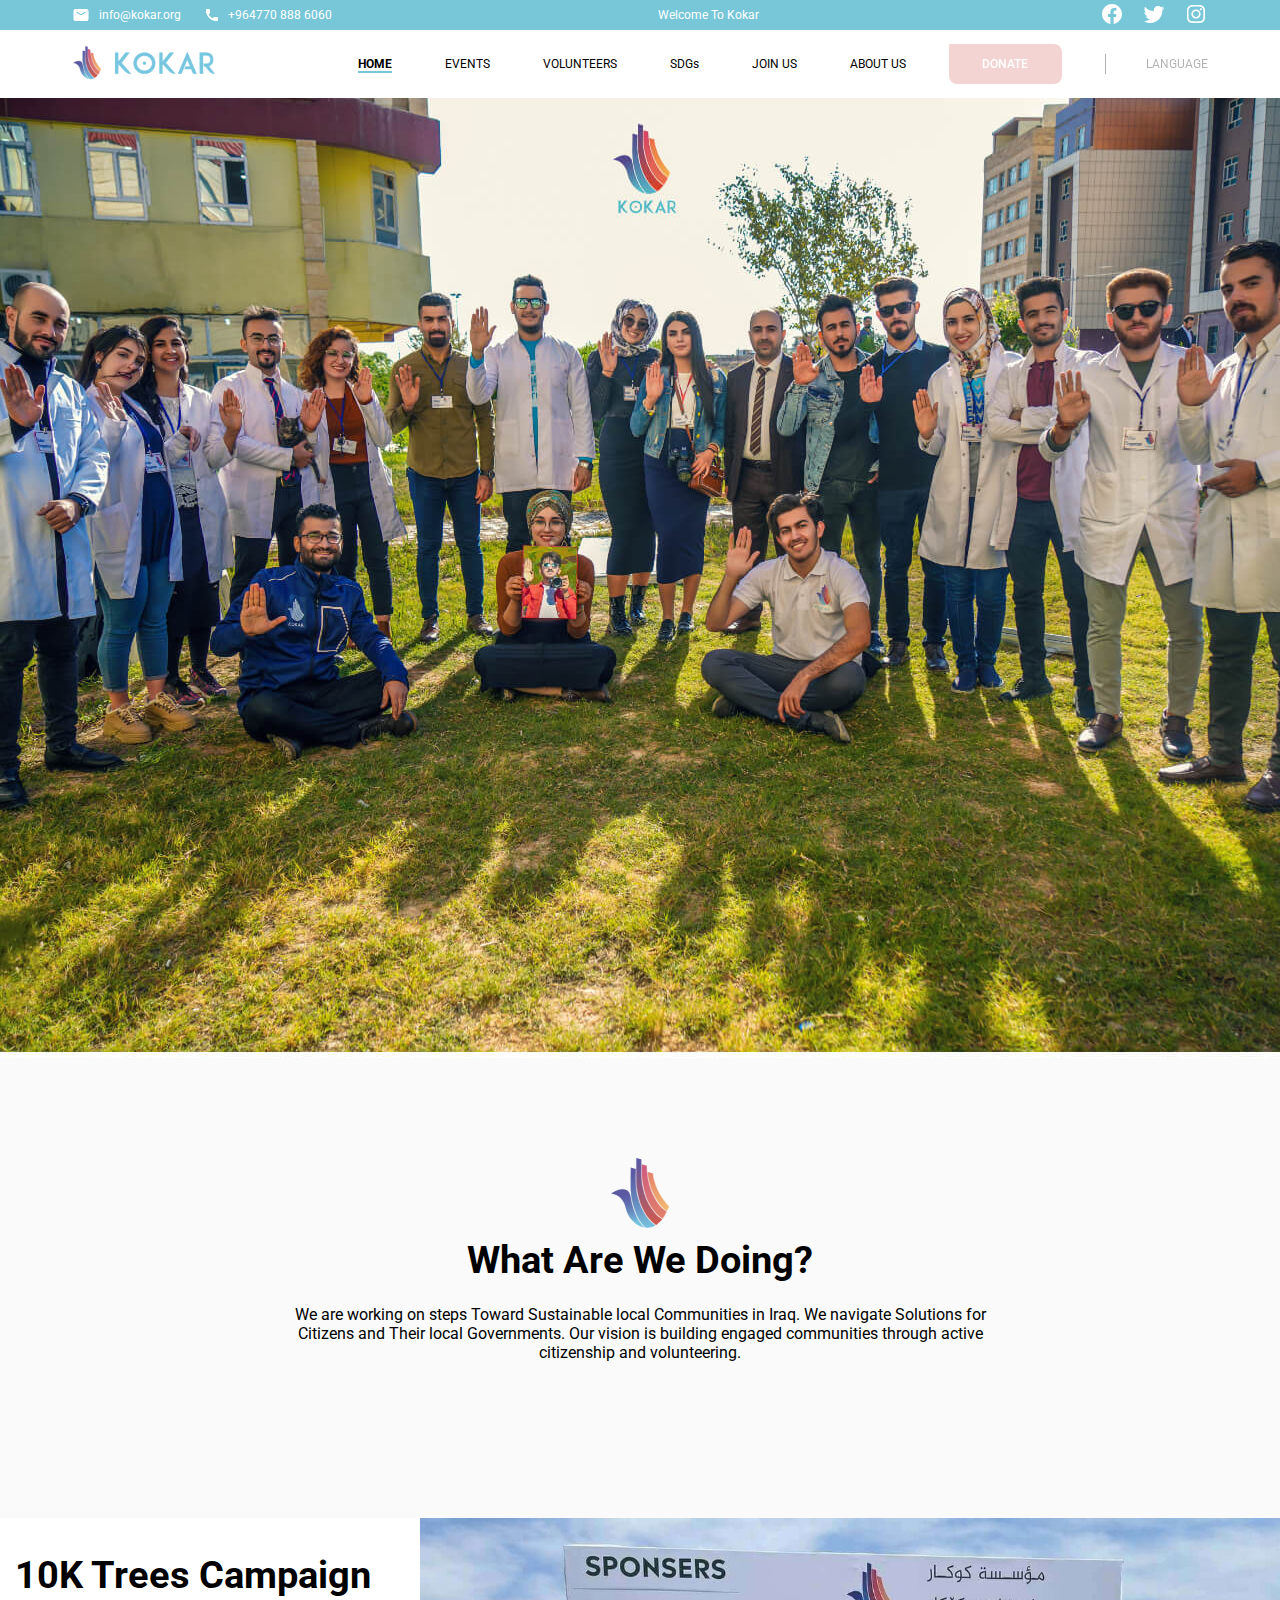
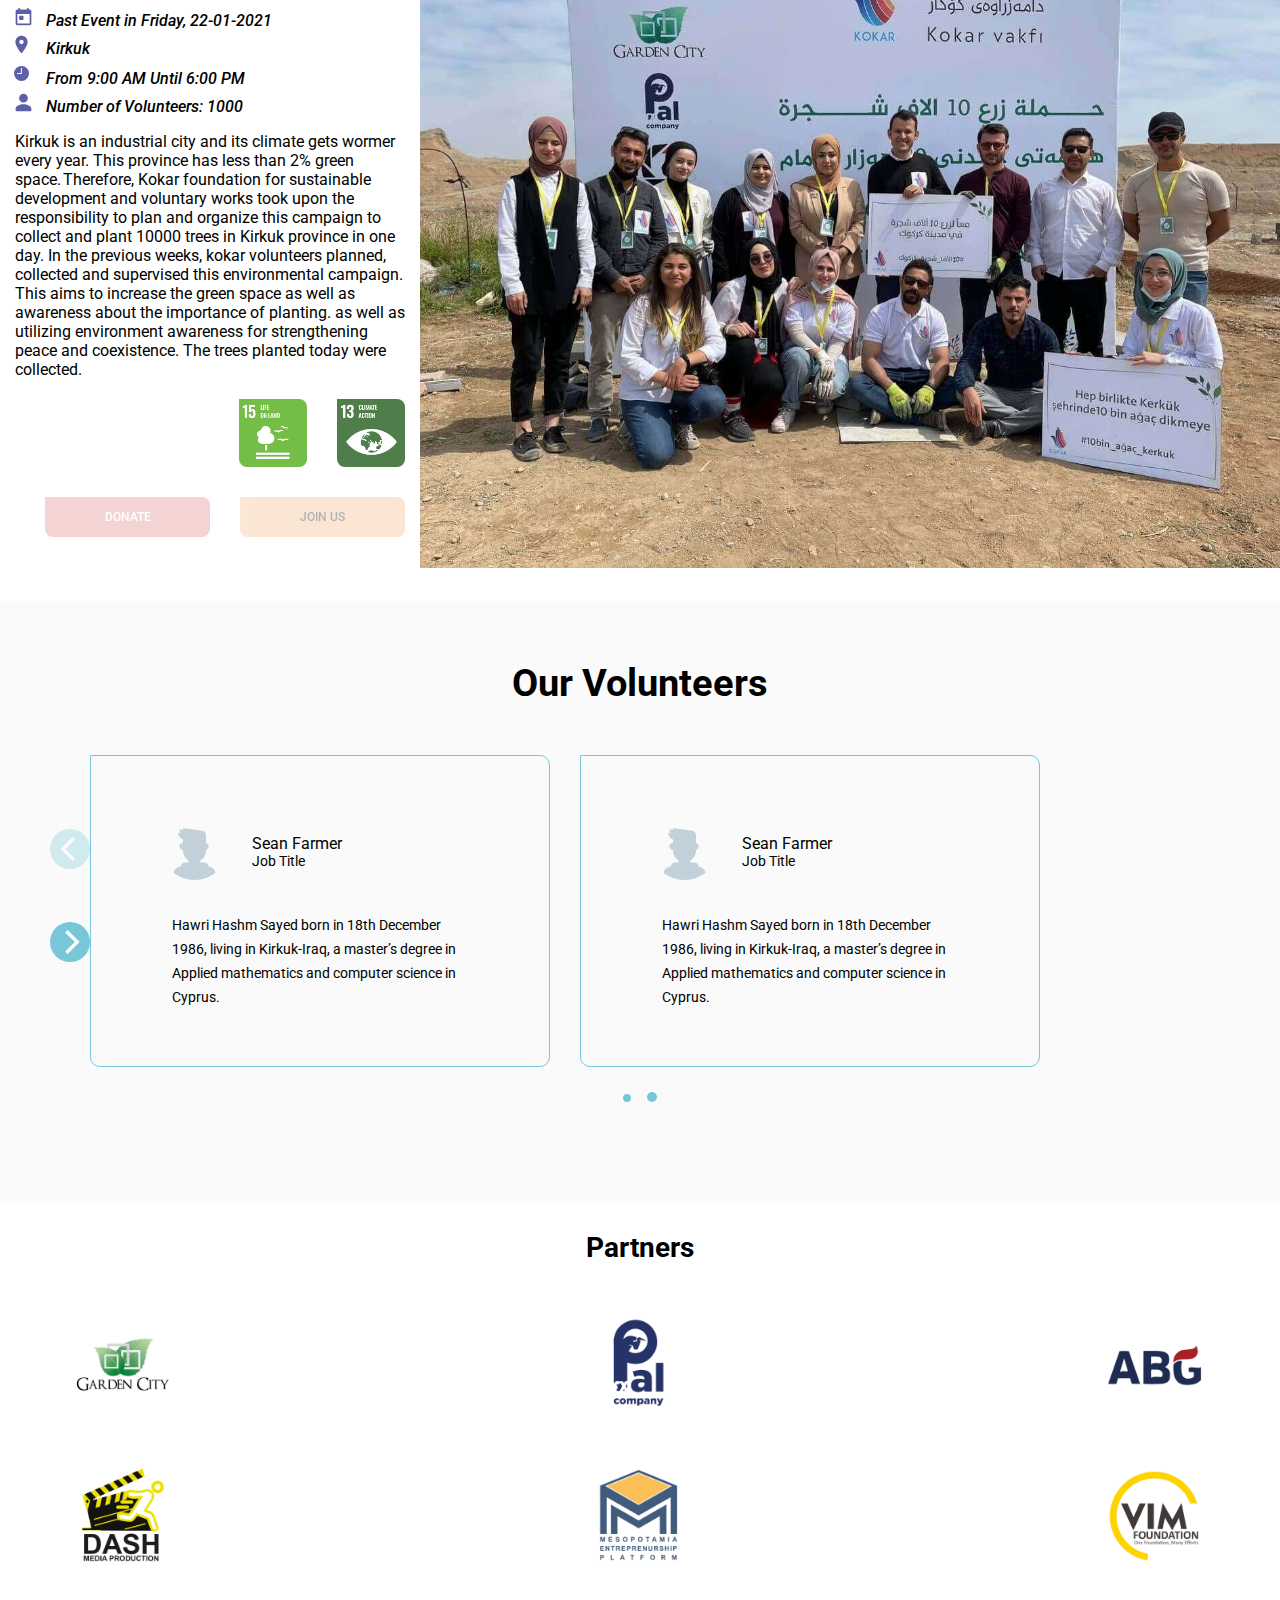
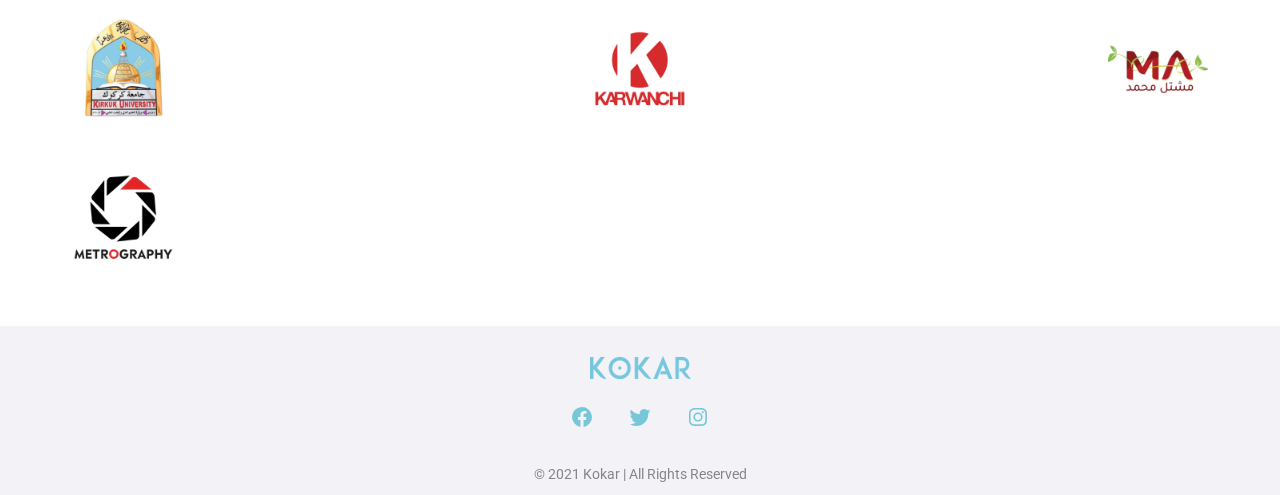
<file: home.html>
<!DOCTYPE html>
<html lang="en-US">

	<head>
		<!-- Web Page Metadata -->
		<meta name="viewport" content="width=device-width, initial-scale=1">
		<meta charset="utf-8">
		
		<!-- Web Page Title -->
		<title>Kokar - Building Engaged Communities</title>
		
		<!-- External Fonts / Stylesheets -->
		<link rel="stylesheet" href="https://fonts.googleapis.com/css2?family=Roboto:ital,wght@0,300;0,400;0,500;0,700;1,300;1,400;1,500;1,700&display=swap">
		<link rel="stylesheet" href="https://cdnjs.cloudflare.com/ajax/libs/font-awesome/5.15.2/css/all.min.css">
		<link rel="stylesheet" href="assets/styles/flickity.css">
		<link rel="stylesheet" href="assets/styles/kokar.css">
	</head>
	
	<body>
		<!-- Contact Bar -->
		<div class="contact-bar">
			<div class="container">
				<div class="contact-bar__info">
					<div class="info__email">
						<img src="assets/images/icons/envelope.svg" alt="Envelope Icon">
						<span>info@kokar.org</span>
					</div>
					<div class="info__phone">
						<img src="assets/images/icons/phone.svg" alt="Phone Icon">
						<span>+964770 888 6060</span>
					</div>
				</div>
				<div class="contact-bar__msg">
					Welcome To Kokar
				</div>
				<div class="contact-bar__social">
					<a href="https://facebook.com/kokar.org" target="_blank">
						<img src="assets/images/icons/facebook.svg" alt="Facebook's Logo">
					</a>
					<a href="https://twitter.com/kokar_org" target="_blank">
						<img src="assets/images/icons/twitter.svg" alt="Twitter's Logo">
					</a>
					<a href="https://instagram.com/kokar_org" target="_blank">
						<img src="assets/images/icons/instagram.svg" alt="Instagram's Logo">
					</a>
				</div>
			</div>
		</div>
	
		<!-- Header -->
		<header class="site-header">
			<div class="container">
				<div class="site-header__branding">
					<a href="home.html"><img src="assets/images/logos/kokar_header.png" alt="Kokar's Logo"></a>
				</div>
				<nav class="site-header__navigation">
					<a href="home.html" class="active">HOME</a>
					<a href="events.html">EVENTS</a>
					<a href="volunteers.html">VOLUNTEERS</a>
					<a href="sdgs.html">SDGs</a>
					<a href="join.html">JOIN US</a>
					<a href="about.html">ABOUT US</a>
					<a href="#" class="site-header__donate-btn donate-btn-action disabled-link">DONATE</a>
					<a href="#" class="site-header__lang-btn disabled-link" id="language-btn">LANGUAGE</a>
				</nav>
				<img id="hamburger-btn" src="assets/images/icons/hamburger_closed.svg" alt="">
			</div>
		</header>

		<!-- The Donate Modal -->
		<!-- This is hidden until the user clicks on the donate button -->
		<div class="modal" id="donate-modal">
			<!-- Modal Content -->
			<div class="modal-content">
				<span class="close">&times;</span>
				<div class="donate-methods" style="margin-top: 50px">
					<h2>Donate Now</h2>
					<a href="#" style="background-color: #665CAC">
						<i class="fab fa-viber"></i> Viber
					</a>
					<a href="#" style="background-color: #25d366">
						<i class="fab fa-whatsapp"></i> WhatsApp
					</a>
					<a href="#" style="background-color: #0084ff">
						<i class="fab fa-facebook-messenger"></i> Messenger
					</a>
				</div>
			</div>
		</div>
		
		<!-- Hero Section -->
		<section class="hero">
			<div class="hero-slider">
				<figure>
					<img src="assets/images/slides/slide-1.jpg">
					<img src="assets/images/slides/slide-2.jpg">
					<img src="assets/images/slides/slide-3.jpg">
					<img src="assets/images/slides/slide-5.jpg">
				</figure>
					<!-- <div class="img__overlay">
						<h1>Building Engaged Communities</h1>
						<a href="#" class="donate donate-btn-action disabled-link">DONATE</a>
						<a href="#" class="join disabled-link">JOIN US</a>
					</div> -->
			</div>
		</section>
		
		<section class="how">
			<div class="container">
				<img src="assets/images/logos/how_section.png" alt="">
				<h2>What Are We Doing?</h2>
				<p>
					We are working on steps Toward Sustainable local Communities in Iraq. We navigate Solutions for Citizens and Their local Governments. Our vision is building engaged communities through active citizenship and volunteering.  
				</p>
			</div>
		</section>
		
		<section class="event">
			<div class="event__info">
				<h3>10K Trees Campaign</h3>
				<div class="mobile-event-image">
					<img src="assets/images/events/10k-trees-mobile.jpg" alt="">
				</div>
				<div class="info__details">
					<div class="date">
						<img src="assets/images/icons/calendar.svg" alt="">
						<span>Past Event in Friday, 22-01-2021</span>
					</div>
					<div class="location">
						<img src="assets/images/icons/location.svg" alt="">
						<span>Kirkuk</span>
					</div>
					<div class="time">
						<img src="assets/images/icons/time.svg" alt="">
						<span>From 9:00 AM Until 6:00 PM</span>
					</div>
					<div class="volunteers">
						<img src="assets/images/icons/person.svg" alt="">
						<span>Number of Volunteers: 1000</span>
					</div>
				</div>
				<p class="event-description">
					Kirkuk is an industrial city and its climate gets wormer every year. This province has less than 2% green space. Therefore, Kokar foundation for sustainable development and voluntary works took upon the responsibility to plan and organize this campaign to collect and plant 10000 trees in Kirkuk province in one day.  
					In the previous weeks, kokar volunteers planned, collected and supervised this environmental campaign. This aims to increase the green space as well as awareness about the importance of planting. as well as utilizing environment awareness for strengthening peace and coexistence. The trees planted today were collected.
				</p>
				<div class="event-sdgs">
					<img src="assets/images/sdgs/E-WEB-Goal-15@2x.jpg" alt="">
					<img src="assets/images/sdgs/E-WEB-Goal-13@2x.jpg" alt="">
				</div>
				<div class="event-buttons">
					<a href="javascript:void(0);" class="donate-btn-action disabled-link">DONATE</a>
					<a href="join.html" class="disabled-link">JOIN US</a>
				</div>
			</div>
			<div class="event__photo">
				<img src="assets/images/events/10k-trees.jpg">
			</div>
		</section>
		
		<section class="our-volunteers">
			<h2>Our Volunteers</h2>
			<div class="volunteers__cards">
			<!--
				<div class="card__buttons">
					<div class="btn__prev"></div>
					<div class="btn__next"></div>
				</div>
				-->
				<div class="cards__list carousel js-flickity">
					<!-- Single Card -->
					<div class="single__card carousel-cell">
						<div class="volunteer__info">
							<div class="volunteer__image">
								<img src="assets/images/icons/Avatar@2x.png">
							</div>
							<div class="volunteer__other">
								<span class="volunteer__name">Sean Farmer</span>
								<br>
								<span class="volunteer__job">Job Title</span>
							</div>
						</div>
						<p class="volunteer__bio">
							Hawri Hashm Sayed born in 18th December 1986, living in Kirkuk-Iraq, a master’s degree in Applied mathematics and computer science in Cyprus.
						</p>
					</div>
					<!-- Single Card -->
					<div class="single__card carousel-cell">
						<div class="volunteer__info">
							<div class="volunteer__image">
								<img src="assets/images/icons/Avatar@2x.png">
							</div>
							<div class="volunteer__other">
								<span class="volunteer__name">Sean Farmer</span>
								<br>
								<span class="volunteer__job">Job Title</span>
							</div>
						</div>
						<p class="volunteer__bio">
							Hawri Hashm Sayed born in 18th December 1986, living in Kirkuk-Iraq, a master’s degree in Applied mathematics and computer science in Cyprus.
						</p>
					</div>
					
				</div>
			</div>
		</section>
		
		<section class="partners">
			<h2>Partners</h2>
			<div class="container">
				<div class="partner-logos">
					<div class="partner">
						<img src="assets/images/partner-logos/garden-city.png">
					</div>
					<div class="partner">
						<img src="assets/images/partner-logos/pal.png">
					</div>
					<div class="partner">
						<img src="assets/images/partner-logos/abg.jpg">
					</div>
				</div>
				<div class="partner-logos" style="margin-top: 50px">
					<div class="partner">
						<img src="assets/images/partner-logos/dash.png">
					</div>
					<div class="partner">
						<img src="assets/images/partner-logos/mesopotamia.png">
					</div>
					<div class="partner">
						<img src="assets/images/partner-logos/vim.png">
					</div>
				</div>
				<div class="partner-logos" style="margin-top: 50px">
					<div class="partner">
						<img src="assets/images/partner-logos/uok.png">
					</div>
					<div class="partner">
						<img src="assets/images/partner-logos/karwanchi.png">
					</div>
					<div class="partner">
						<img src="assets/images/partner-logos/ma.jpg">
					</div>
				</div>
				<div class="partner-logos" style="margin-top: 50px">
					<div class="partner">
						<img src="assets/images/partner-logos/metrography.png">
					</div>
				</div>
			</div>
		</section>
		
		<footer class="site-footer">
			<div class="footer__logo">
				<img src="assets/images/logos/kokar_footer.png">
			</div>
			<div class="footer__social">
				<a href="https://facebook.com/kokar.org" target="_blank">
						<img src="assets/images/icons/facebook_blue.svg" alt="Facebook's Logo">
					</a>
					<a href="https://twitter.com/kokar_org" target="_blank">
						<img src="assets/images/icons/twitter_blue.svg" alt="Twitter's Logo">
					</a>
					<a href="https://instagram.com/kokar_org" target="_blank">
						<img src="assets/images/icons/instagram_blue.svg" alt="Instagram's Logo">
					</a>
			</div>
			<div class="footer__copyright">
				<hr>
				<small>
					&copy; 2021 Kokar | All Rights Reserved
				</small>
			</div>
		</footer>
		
		<!-- External Scripts -->
		<script src="assets/scripts/jquery-3.5.1.min.js"></script>
		<script src="assets/scripts/flickity.pkgd.min.js"></script>
		<script src="assets/scripts/kokar.js"></script>
	</body>
	
</html>
</file>
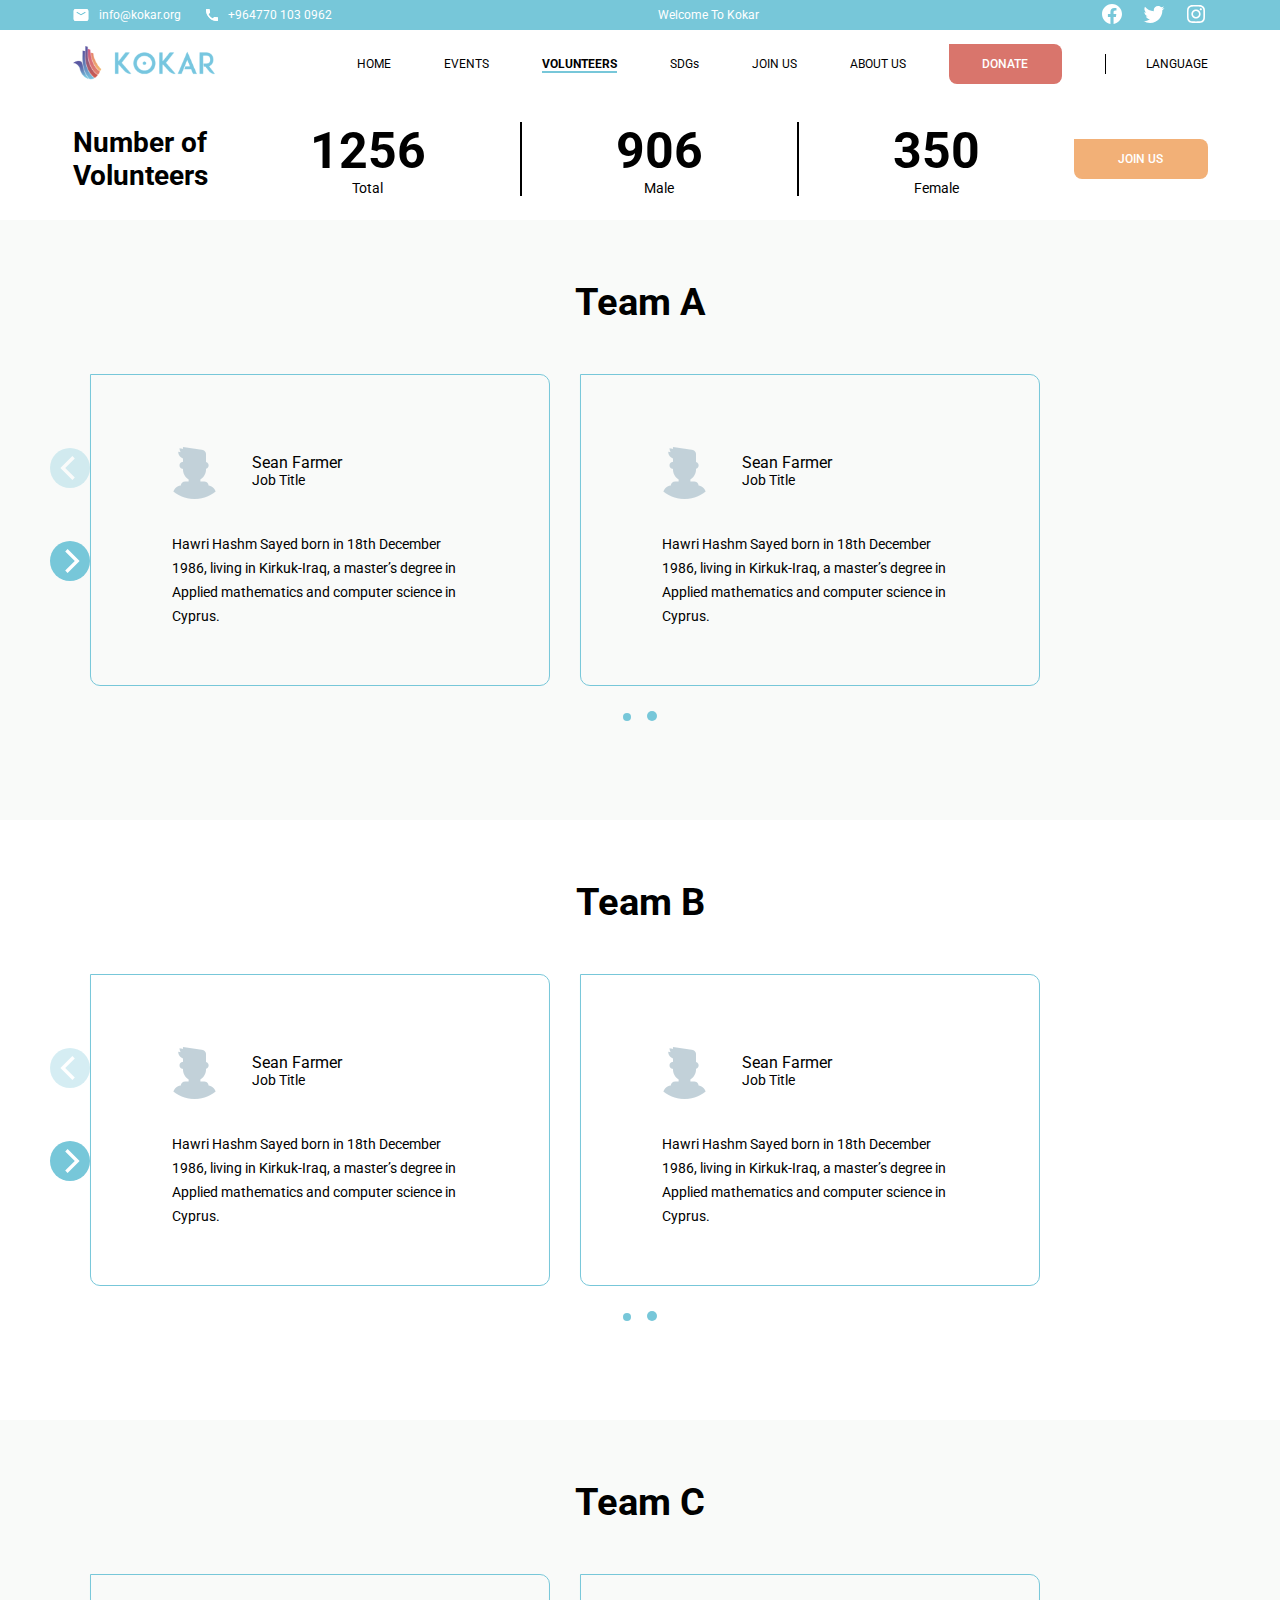
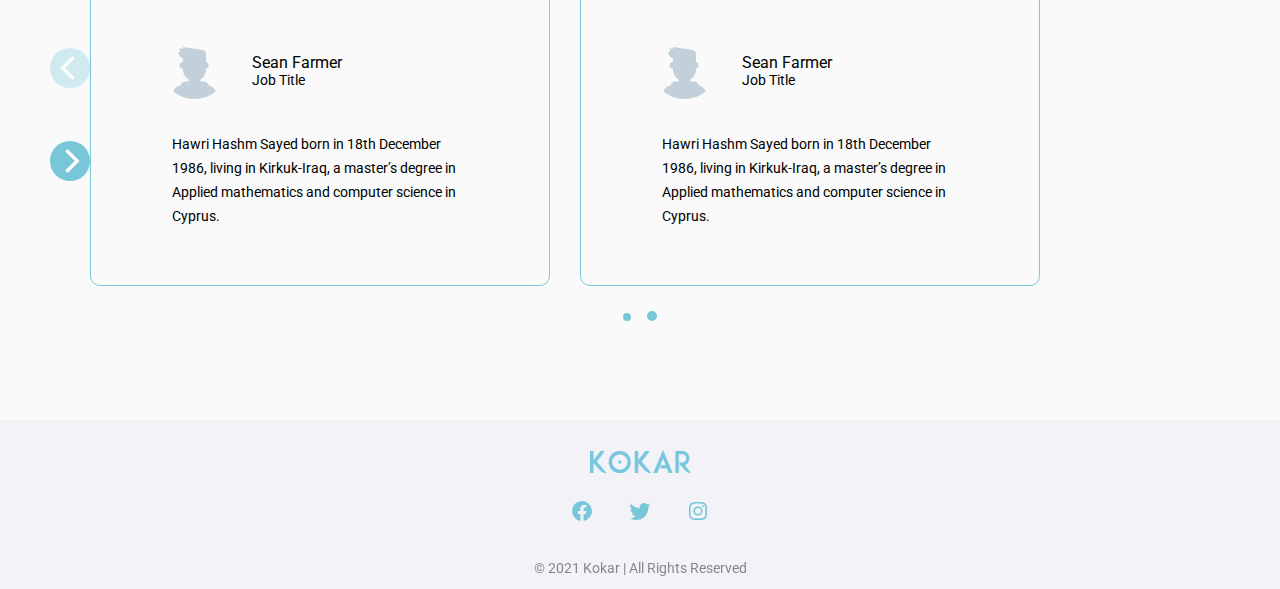
<file: volunteers.html>
<!DOCTYPE html>
<html lang="en-US">

	<head>
		<!-- Web Page Metadata -->
		<meta name="viewport" content="width=device-width, initial-scale=1">
		<meta charset="utf-8">
		
		<!-- Web Page Title -->
		<title>Volunteers | Kokar</title>
		
		<!-- External Fonts / Stylesheets -->
		<link rel="stylesheet" href="https://fonts.googleapis.com/css2?family=Roboto:ital,wght@0,300;0,400;0,500;0,700;1,300;1,400;1,500;1,700&display=swap">
		<link rel="stylesheet" href="assets/styles/flickity.css">
		<link rel="stylesheet" href="assets/styles/kokar.css">
	</head>
	
	<body>
	
		<!-- Contact Bar -->
		<div class="contact-bar">
			<div class="container">
				<div class="contact-bar__info">
					<div class="info__email">
						<img src="assets/images/icons/envelope.svg" alt="Envelope Icon">
						<span>info@kokar.org</span>
					</div>
					<div class="info__phone">
						<img src="assets/images/icons/phone.svg" alt="Phone Icon">
						<span>+964770 103 0962</span>
					</div>
				</div>
				<div class="contact-bar__msg">
					Welcome To Kokar
				</div>
				<div class="contact-bar__social">
					<a href="#" target="_blank"><img src="assets/images/icons/facebook.svg" alt="Facebook's Logo"></a>
					<a href="#" target="_blank"><img src="assets/images/icons/twitter.svg" alt="Twitter's Logo"></a>
					<a href="#" target="_blank"><img src="assets/images/icons/instagram.svg" alt="Instagram's Logo"></a>
				</div>
			</div>
		</div>
		
		<!-- Header -->
		<header class="site-header">
			<div class="container">
				<div class="site-header__branding">
					<a href="#"><img src="assets/images/logos/kokar_header.png" alt="Kokar's Logo"></a>
				</div>
				<nav class="site-header__navigation">
					<a href="home.html">HOME</a>
					<a href="events.html">EVENTS</a>
					<a href="volunteers.html" class="active">VOLUNTEERS</a>
					<a href="sdgs.html">SDGs</a>
					<a href="join.html">JOIN US</a>
					<a href="about.html">ABOUT US</a>
					<a href="#" class="site-header__donate-btn">DONATE</a>
					<a href="#" class="site-header__lang-btn">LANGUAGE</a>
				</nav>
				<img id="hamburger-btn" src="assets/images/icons/hamburger_closed.svg" alt="">
			</div>
		</header>
		
		<!-- -->
		<section class="v-stats">
			<div class="container">
				<h3>Number of Volunteers</h3>
				<div class="statistic1">
					<p>1256</p>
					<span>Total</span>
				</div>
				<div class="statistic2">
					<p>906</p>
					<span>Male</span>
				</div>
				<div class="statistic">
					<p>350</p>
					<span>Female</span>
				</div>
				<a href="#">Join Us</a>
			</div>
		</section>
		
		<section class="our-volunteers" style="background: #F9FAF9">
			<h2>Team A</h2>
			<div class="volunteers__cards">
			<!--
				<div class="card__buttons">
					<div class="btn__prev"></div>
					<div class="btn__next"></div>
				</div>
				-->
				<div class="cards__list carousel js-flickity">
					<!-- Single Card -->
					<div class="single__card carousel-cell">
						<div class="volunteer__info">
							<div class="volunteer__image">
								<img src="assets/images/icons/Avatar@2x.png">
							</div>
							<div class="volunteer__other">
								<span class="volunteer__name">Sean Farmer</span>
								<br>
								<span class="volunteer__job">Job Title</span>
							</div>
						</div>
						<p class="volunteer__bio">
							Hawri Hashm Sayed born in 18th December 1986, living in Kirkuk-Iraq, a master’s degree in Applied mathematics and computer science in Cyprus.
						</p>
					</div>
					<!-- Single Card -->
					<div class="single__card carousel-cell">
						<div class="volunteer__info">
							<div class="volunteer__image">
								<img src="assets/images/icons/Avatar@2x.png">
							</div>
							<div class="volunteer__other">
								<span class="volunteer__name">Sean Farmer</span>
								<br>
								<span class="volunteer__job">Job Title</span>
							</div>
						</div>
						<p class="volunteer__bio">
							Hawri Hashm Sayed born in 18th December 1986, living in Kirkuk-Iraq, a master’s degree in Applied mathematics and computer science in Cyprus.
						</p>
					</div>
					
				</div>
				<!--
				<div class="volunteer__card__nav">
					<div class="v-dot"></div>
					<div class="v-dot"></div>
					<div class="v-dot"></div>
					<div class="v-dot"></div>
				</div>-->
			</div>
		</section>
		
		<section class="our-volunteers" style="background: #fff">
			<h2>Team B</h2>
			<div class="volunteers__cards">
			<!--
				<div class="card__buttons">
					<div class="btn__prev"></div>
					<div class="btn__next"></div>
				</div>
				-->
				<div class="cards__list carousel js-flickity">
					<!-- Single Card -->
					<div class="single__card carousel-cell">
						<div class="volunteer__info">
							<div class="volunteer__image">
								<img src="assets/images/icons/Avatar@2x.png">
							</div>
							<div class="volunteer__other">
								<span class="volunteer__name">Sean Farmer</span>
								<br>
								<span class="volunteer__job">Job Title</span>
							</div>
						</div>
						<p class="volunteer__bio">
							Hawri Hashm Sayed born in 18th December 1986, living in Kirkuk-Iraq, a master’s degree in Applied mathematics and computer science in Cyprus.
						</p>
					</div>
					<!-- Single Card -->
					<div class="single__card carousel-cell">
						<div class="volunteer__info">
							<div class="volunteer__image">
								<img src="assets/images/icons/Avatar@2x.png">
							</div>
							<div class="volunteer__other">
								<span class="volunteer__name">Sean Farmer</span>
								<br>
								<span class="volunteer__job">Job Title</span>
							</div>
						</div>
						<p class="volunteer__bio">
							Hawri Hashm Sayed born in 18th December 1986, living in Kirkuk-Iraq, a master’s degree in Applied mathematics and computer science in Cyprus.
						</p>
					</div>
					
				</div>
				<!--
				<div class="volunteer__card__nav">
					<div class="v-dot"></div>
					<div class="v-dot"></div>
					<div class="v-dot"></div>
					<div class="v-dot"></div>
				</div>-->
			</div>
		</section>
		
		<section class="our-volunteers" style="background: #F9FAF9">
			<h2>Team C</h2>
			<div class="volunteers__cards">
			<!--
				<div class="card__buttons">
					<div class="btn__prev"></div>
					<div class="btn__next"></div>
				</div>
				-->
				<div class="cards__list carousel js-flickity">
					<!-- Single Card -->
					<div class="single__card carousel-cell">
						<div class="volunteer__info">
							<div class="volunteer__image">
								<img src="assets/images/icons/Avatar@2x.png">
							</div>
							<div class="volunteer__other">
								<span class="volunteer__name">Sean Farmer</span>
								<br>
								<span class="volunteer__job">Job Title</span>
							</div>
						</div>
						<p class="volunteer__bio">
							Hawri Hashm Sayed born in 18th December 1986, living in Kirkuk-Iraq, a master’s degree in Applied mathematics and computer science in Cyprus.
						</p>
					</div>
					<!-- Single Card -->
					<div class="single__card carousel-cell">
						<div class="volunteer__info">
							<div class="volunteer__image">
								<img src="assets/images/icons/Avatar@2x.png">
							</div>
							<div class="volunteer__other">
								<span class="volunteer__name">Sean Farmer</span>
								<br>
								<span class="volunteer__job">Job Title</span>
							</div>
						</div>
						<p class="volunteer__bio">
							Hawri Hashm Sayed born in 18th December 1986, living in Kirkuk-Iraq, a master’s degree in Applied mathematics and computer science in Cyprus.
						</p>
					</div>
					
				</div>
				<!--
				<div class="volunteer__card__nav">
					<div class="v-dot"></div>
					<div class="v-dot"></div>
					<div class="v-dot"></div>
					<div class="v-dot"></div>
				</div>-->
			</div>
		</section>
		
		<footer class="site-footer">
			<div class="footer__logo">
				<img src="assets/images/logos/kokar_footer.png">
			</div>
			<div class="footer__social">
				<a href="#" target="_blank"><img src="assets/images/icons/facebook_blue.svg"></a>
				<a href="#" target="_blank"><img src="assets/images/icons/twitter_blue.svg"></a>
				<a href="#" target="_blank"><img src="assets/images/icons/instagram_blue.svg"></a>
			</div>
			<div class="footer__copyright">
				<hr>
				<small>
					&copy; 2021 Kokar | All Rights Reserved
				</small>
			</div>
		</footer>
		
		<!-- External Scripts -->
		<script src="assets/scripts/jquery-3.5.1.min.js"></script>
		<script src="assets/scripts/flickity.pkgd.min.js"></script>
		<script src="assets/scripts/kokar.js"></script>
	</body>
	
</html>
</file>
<file: assets/styles/kokar.css>
:root {
	--kokar-theme: #77c7d9;
}

.sdg__information__mobile {
	display: none;
}

html,
body {
	height: 100%;
}

html {
	font-size: 10px;
}

body {
	font-family: 'Roboto', sans-serif;
	margin: 0;
}

a {
	text-decoration: none;
	color: #000;
}

.language-menu {
	height: 100%;
}

.language-menu > .container {
	display: flex;
	flex-direction: column;
	justify-content: space-between;
}

.branding-and-menu {
	display: flex;
	flex-direction: column;
}

.branding-and-menu .branding {
	padding-top: 30px;
	margin: 0 auto;
	position: relative;
	right: 12px;
	padding-bottom: 30px;
}

.branding-and-menu .branding img {
	height: 240px;
}

.lang-menu a {
	max-width: 260px;
	margin-left: auto;
	margin-right: auto;
	display: block;
	margin-bottom: 16px;
	background-color: var(--kokar-theme);
	border-radius: 0 8px 8px 8px;
	color: #fff;
	height: 40px;
	line-height: 40px;
	text-align: center;
	font-size: 1.2rem;
	font-weight: 500;
}

.lang-menu a:hover {
	opacity: 0.60;
}

.lang-menu a[dir="rtl"] {
	font-family: "Cairo", sans-serif;
	font-weight: 600;
}

.language-menu .copyright {
	font-size: 1.4rem;
	text-align: center;
	padding-bottom: 10px;
	color: #3c3c43;
	opacity: 0.60;
}

@media screen and (min-width: 1135px) {
	.branding-and-menu .branding img {
		height: 307px;
	}
	.lang-menu a {
		max-width: 166px;
		margin-bottom: 25px;
	}
	.language-menu .copyright {
		padding-bottom: 35px;
	}
	.branding-and-menu .branding {
		padding-bottom: 50px;
	}
}

.disabled-link {
	cursor: default;
	pointer-events: none;
	opacity: 0.30;
}


.container {
	max-width: 1135px;
	padding: 0 15px;
	margin: 0 auto;
	height: 100%;
}


.contact-bar {
	background-color: var(--kokar-theme);
	font-size: 1.2rem;
	height: 30px;
	color: #fff;
}

.contact-bar > .container,
.contact-bar__info,
.info__email,
.info__phone {
	display: flex;
}

.contact-bar > .container {
	justify-content: space-between;
	align-items: center;
}

.contact-bar__info span,
.contact-bar__msg {
	display: none;
}

.contact-bar__info span {
	margin-left: 10px;
}

.info__email {
	margin-right: 15px;
}

.contact-bar__social img {
	margin-left: 15px;
}

.contact-bar__social img:hover {
	opacity: 0.60;
}

.site-header {
	background-color: #fff; /* TODO: Remove In Production */
	font-size: 1.2rem;
	height: 54px;
}

.site-header__branding img {
	height: 34px;
	width: 143px;
}

.site-header > .container {
	position: relative;
	display: flex;
	justify-content: space-between;
	align-items: center;
}

.site-header__navigation {
	position: absolute;
	top: 54px;
	left: 0;
	width: 100%;
	background-color: #fff;
	display: none;
	z-index: 10;
	padding-bottom: 10px;
}

.site-header__navigation a {
	border-top: 1px solid #000;
	display: block;
	padding-top: 10px;
	width: 90%;
	margin-left: auto;
	margin-right: auto;
}

.site-header__navigation a:not(:first-child) {
	margin-top: 10px;
}

.active {
	font-weight: 700;
	
}

@media screen and (min-width: 1135px) {
	.site-header__navigation {
		padding-bottom: 0;
	}
	.site-header__navigation a {
		width: auto;
	}
}


/* == HERO SECTION == */
@keyframes slidy {
	0% { left: 0%; }
	20% { left: 0%; }
	25% { left: -100%; }
	45% { left: -100%; }
	50% { left: -200%; }
	70% { left: -200%; }
	75% { left: -300%; }
	95% { left: -300%; }
	100% { left: -400%; }
}

.hero-slider {
	overflow: hidden;
}

.hero-slider figure img {
	width: 20%;
	float: left;
}

.hero-slider figure {
	position: relative;
	width: 500%;
	margin: 0;
	left: 0;
	text-align: left;
	font-size: 0;
	animation: 30s slidy infinite;
}

.hero__img {
	width: 100%;
	position: relative;
	
}

.hero__img img {
	width: 100%;
	display: block;
	height: 100%;
}

.img__overlay {
	position: absolute;
	top: 50%;
	left: 50%;
	transform: translate(-50%, -90%);
	width: 290px;
	background-color: rgba(0, 0, 0, 0.3);
	color: #ffffff;
	border-radius: 20px;
	text-align: center;
	padding: 1em;
}

.img__overlay h1 {
	font-size: 3.8rem;
	font-weight: 700;
	text-align: center !important;
}

.img__overlay a {
	height: 40px;
	width: 165px;
	border-radius: 0 8px 8px 8px;
	display: block;
	text-align: center;
	line-height: 40px;
	font-size: 1.2rem;
	margin: 0 auto;
	
}

.img__overlay a:hover {
	opacity: 0.60;
}

.img__overlay .donate {
	background-color: var(--kokar-theme);
	margin-bottom: 24px;
	background-color: #D9756C;
}

.img__overlay .donate {
	font-weight: 500;
}

.img__overlay .join {
	background-color: #F2B077;
}

.img__overlay .join {
	font-weight: 500;
	color: #fff;
}

@media screen and (min-width: 1135px) {
	.img__overlay h1 {
		font-size: 6.6rem;
		text-align: left;
		font-weight: 400;
	}
	.img__overlay {
		width: 555px;
		transform: translate(-10%, -50%);
	}
	.img__overlay .donate {
		display: inline-block;
		margin-right: 30px;
		color: #fff;
	}
	.img__overlay .join {
		display: inline-block;
	}
}

.how {
	background-color: #F9FAF9;
}

.how img {
	height: 70px;
	padding-top: 73px;
	display: block;
	margin-left: auto;
	margin-right: auto;
}


.how h2 {
	font-size: 3.8rem;
	font-weight: 700;
	margin-top: 16px;
	margin-bottom: 31px;
	text-align: center;
}

.how p {
	font-size: 1.6rem;
	padding-bottom: 50px;
	text-align: center;
	max-width: 738px;
	margin-left: auto;
	margin-right: auto;
	margin-bottom: 0;
}

@media screen and (min-width: 1135px) {
	.how {
		min-height: 460px;
	}
	.how img {
		padding-top: 100px;
	}
	.how h2 {
		margin-top: 10px;
		margin-bottom: 23px;
	}
	.how p {
		padding-bottom: 0;
		margin-top: 0;
	}
}

.event {
	background-color: #fff;
}


@media screen and (max-width: 1135px) {
	.event::after {
		content: "";
		display: block; 
		margin-left: auto; 
		margin-right: auto;
		width: 90%; 
		
		border-bottom: 1px solid rgba(60, 60, 67, 0.36); 
	}
}

.event__info {
	padding-left: 15px;
	padding-right: 15px;
	padding-bottom: 48px;
}

.event__info h3 {
	margin: 0;
	font-size: 3.8rem;
	padding-top: 56px;
	margin-bottom: 10px;
}

.mobile-event-image {
	width: 100%;
	margin-bottom: 10px;
}

.mobile-event-image img {
	width: 100%;
}

.info__details .time {
	margin-left: -4px;
}

.info__details {
	font-size: 1.6rem;
	font-weight: 500;
	font-style: italic;
}

.info__details img {
	margin-right: 10px;
}

.info__details div.location img {
	margin-right: 14px;
}

.info__details div {
	margin-bottom: 5px;
}

.event-sdgs {
	margin-top: 24px;
	margin-bottom: 30px;
}

.event-description {
	font-size: 1.6rem;
}

.site-header__navigation a:hover {
	opacity: 0.60;
}

.event-sdgs img {
	height: 50px;
	width: 50px;
	border-radius: 0 8px 8px 8px;
	margin-right: 30px;
}

.event__photo {
	display: none;
}

.event-buttons {
	
}

.event-buttons a {
	width: 90%;
	margin-left: auto;
	margin-right: auto;
	height: 40px;
	display: block;
	border-radius: 0 8px 8px 8px;
	font-size: 1.2rem;
	text-align: center;
	line-height: 40px;
}

.event-buttons a:first-child {
	background-color: #D9756C;
	margin-bottom: 16px;
	font-weight: 500;
	color: #fff;
}

.event-buttons a:last-child {
	background-color: #F2B077;
	font-weight: 500;
}

.event-buttons a:hover {
	opacity: 0.60;
}

.our-volunteers {
	background-color: #f9faf9;
	min-height: 500px;
}

.partners {
	background-color: #fff;
	padding-bottom: 54px;
}

.partners h2 {
	font-size: 2.8rem;
	font-weight: 700;
	text-align: center;
	margin-top: 0;
	padding-top: 30px;
	margin-bottom: 50px;
}

.partner-logos {
	display: flex;
	justify-content: space-between;
}

.partner-logos img {
	height: 100px;
}

.site-footer {
	background-color: #F2F2F7;
	display: flex;
	flex-direction: column;
	align-items: center;
}

.footer__logo {
	padding-top: 46px;
	margin-bottom: 52px;
}

.footer__logo img {
	height: 23px;
}

.footer__social {
	margin-bottom: 46px;
}

.footer__social a:hover {
	opacity: 0.60;
}

.footer__social a:not(:last-child) {
	margin-right: 32px;
}

.footer__copyright {
	font-size: 1.4rem;
	padding-bottom: 10px;
	width: 100%;
}

.footer__copyright hr {
	border: 0;
	height: 1px;
	background-color: #3C3C43;
	opacity: 0.36;
}

.footer__copyright small {
	display: block;
	text-align: center;
	margin-top: 10px;
	color: #3C3C43;
	opacity: 0.60;
}

.site-header__donate-btn {
	display: none !important;
}

.event__photo {
	position: relative;
}

.dots-desktop {
	display: flex;
	position: absolute;
	bottom: 70px;
	left: 50%;
	transform: translateX(-50%);
}

.dot {
	height: 10px;
	width: 10px;
	background-color: var(--kokar-theme);
	border-radius: 50%;
}

.dot:not(:last-child) {
	margin-right: 16px;
}

.our-volunteers h2 {
	font-size: 3.8rem;
	padding-top: 60px;
	margin-top: 0;
	text-align: center;
	margin-bottom: 50px;
}

.flickity-page-dots {
	bottom: -37px;
}

.flickity-page-dots .dot {
	background: var(--kokar-theme);
	opacity: 1;
	margin: 0;
}

.flickity-page-dots .dot:not(:last-child) {
	margin-right: 16px;
}

.flickity-page-dots .dot.is-selected {
	width: 8px;
	height: 8px;
}

.card__buttons {
	display: none;
}

.single__card {
	border: 1px solid var(--kokar-theme);
	border-radius: 0 10px 10px 10px;
	width: 260px;
	margin-right: 8px;
}

.volunteer__image {
	height: 67px;
	width: 67px;
}

.volunteer__image img {
	width: 100%;
}

.cards__list {
	
}

.flickity-button { /* Hide the arrows of flickity on mobile */
	display: none;
}

.volunteer__info {
	display: flex;
	align-items: center;
	margin-top: 26px;
	margin-left: 16px;
}

.volunteer__name {
	font-size: 1.6rem;
	margin-bottom: 5px;
}

.volunteer__job {
	font-size: 1.4rem;
}

.volunteer__other {
	padding-top: 10px;
	margin-left: 24px;
}

.volunteer__bio {
	font-size: 1.4rem;
	margin-top: 16px;
	margin-bottom: 26px;
	max-width: 228px;
	margin-left: auto;
	margin-right: auto;
	line-height: 24px;
}

.v-stats > .container {
	display: flex;
	align-items: center;
}

.v-stats h3 {
	font-size: 2.8rem;
	max-width: 143px;
	margin-right: 94px;
}

.v-stats > .container div {
	margin-right: 94px;
}

.v-stats p {
	font-weight: 700;
	font-size: 5rem;
	margin: 0;
}

.v-stats span {
	display: block;
	text-align: center;
	font-size: 1.4rem;
}

.v-stats a {
	font-weight: 500;
	font-size: 1.2rem;
	display: block;
	height: 40px;
	width: 165px;
	line-height: 40px;
	background: #F2B077;
	text-align: center;
	border-radius: 0 8px 8px 8px;
	text-transform: uppercase;
	color: #fff;
}

.v-stats a:hover {
	opacity: 0.60;
}

.statistic1 {
	border-right: 2px solid black; 
	padding-right: 94px;
}

.statistic2 {
	border-right: 2px solid black; 
	padding-right: 94px;
}

.contact-us h2 {
	font-size: 2.8rem;
	margin-top: 0;
	padding-top: 60px;
	margin-bottom: 40px;
	text-align: center;
}

.contact-us form .name-email input,
.contact-us form .text textarea {
	display: block;
	width: 100%;
	margin-bottom: 16px;
	font-size: 1.4rem;
	padding: 12px 0 12px 12px;
	box-sizing: border-box;
	border: 2px solid #5D60A6;
	border-radius: 0 6px 6px 6px;
}

.contact-us form .text textarea {
	max-width: 100%;
}

.contact-us form button {
	background-color: #F2B077;
	box-sizing: border-box;
	width: 100%;
	height: 40px;
	border: none;
	border-radius: 0 8px 8px 8px;
	text-transform: uppercase;
	font-size: 1.2rem;
	font-weight: 500;
}

.contact-us form button:hover {
	opacity: 0.60;
}

.contact-us__info {
	margin-top: 60px;
	font-size: 1.6rem;
	margin-bottom: 60px;
	color: #5D60A6;
}

.contact-us__info div {
	display: flex;
	align-items: center;
	margin-bottom: 24px;
}

.contact-us__info img {
	margin-right: 20px;
}

.kokar-vision {
	background-color: #F9FAF9;
	padding-top: 45px;
	padding-bottom: 45px;
}

.kokar-vision > .container {
	display: flex;
	justify-content: space-between;
	align-items: center;
}

.kokar-vision__text h2 {
	text-align: center;
}

.kokar-vision__text > h2 {
	font-size: 5rem;
	margin: 0;
	margin-top: 58px;
	margin-bottom: 10px;
}

.kokar-vision__text > p {
	font-size: 1.6rem;
	margin: 0;
}

.kokar-vision__photo {
	padding-right: 50px;
}

.kokar-vision__text img {
	display: none;
}

@media screen and (max-width: 768px) {
	.kokar-vision {
		padding-bottom: 70px;
	}
	.kokar-vision > .container {
		flex-direction: column;
	}
	.kokar-vision__text > h2 {
		font-size: 3.8rem;
		margin-top: 50px;
		margin-bottom: 25px;
		text-align: center;
	}
	.kokar-vision__text > p {
		text-align: center;
		margin-top: 33px;
	}
	.kokar-vision__photo {
		display: none;
	}
	.kokar-vision__text img {
		width: 100%;
		display: block;
	}
}

.meet-the-team {
	padding-bottom: 70px;
}

.meet-the-team__text > h2 {
	font-size: 5rem;
	margin: 0;
	padding-top: 45px;
	margin-bottom: 5px;
}

.meet-the-team__text > p {
	font-size: 1.4rem;
	max-width: 555px;
	margin-top: 0;
	margin-bottom: 40px;
}

.meet-the-team__members {
	display: flex;
	justify-content: space-between;
}

.members__single {
	border: 1px solid var(--kokar-theme);
	border-radius: 0 10px 10px 10px;
	cursor: pointer;
	position: relative;
	bottom: 0;
	transition: 0.2s;
}

.members__single:hover {
	bottom: 10px;
	box-shadow: 0px 2px 20px 0px rgba(0,0,0,0.5);
}

.members__single img {
	border-radius: 0 10px 0 0;
	width: 260px;
}

.members__single__text {
	text-align: center;
	padding-bottom: 24px;
}

.members__single__text > h3 {
	font-size: 2.1rem;
	margin-top: 18px;
	margin-bottom: 5px;
}

.members__single__text > span {
	font-size: 1.4rem;
}

@media screen and (max-width: 768px) {
	.meet-the-team__text > h2 {
		font-size: 2.8rem;
	}
	.meet-the-team__members {
		flex-direction: column;
	}
	.meet-the-team__text > h2 {
		padding-top: 80px;
		text-align: center;
	}
	.meet-the-team__text > p {
		text-align: center;
	}
	.meet-the-team__text {
		margin-bottom: 80px;
	}
	.members__single {
		margin-bottom: 16px;
	}
	.members__single img {
		width: 100%;
	}
}

.timeline .single__card {
	max-width: 262px;
	border-color: #5D60A6;
	min-height: 240px;
	height: 240px;
}

.timeline .single__card h3,
.timeline .single__card p {
	max-width: 212px;
	margin-left: 25px !important;
}

.timeline .single__card h3 {
	font-size: 3rem;
	color: #5D60A6;
	margin-top: 25px;
	margin-bottom: 10px;
}

.timeline .single__card p {
	margin: 0;
}

.terms-section {
	font-size: 1.4rem;
	height: 76px;
	background: #F9FAF9;
}

.terms-section > .container {
	display: flex;
	justify-content: center;
	align-items: center;
}

.terms-section p {
	color: var(--kokar-theme);
}

.terms-section a {
	color: #77C7D9 !important;
	border-bottom: 2px solid #77C7D9;
}

@media screen and (min-width: 768px) {
	.terms-section {
		font-size: 2.1rem;
	}
}

@media screen and (min-width: 768px) {
	.contact-us form {
		max-width: 555px;
		margin-left: auto;
		margin-right: auto;
	}
	.contact-us form .name-email {
		display: flex;
	}
	.contact-us form .name-email input {
		width: 50%;
	}
	.contact-us form .name-email input[type="text"] {
		margin-right: 30px;
	}
	.contact-us form button {
		width: 165px;
		margin-left: auto; margin-right: auto;
		display: block;
	}
	.contact-us__info {
		display: flex;
		justify-content: center;
	}
	.contact-us__info div:not(:last-child) {
		margin-right: 60px;
	}
	.contact-us__info img {
		margin-right: 16px;
	}
}

.sdg-history {
	padding-top: 16px;
	padding-bottom: 16px;
}

.sdg-history > .container {
	display: flex;
	justify-content: space-between;
}

.sdg-history__one {
	max-width: 455px;
}

.sdg-history__one img {
	display: none;
}

.sdg-history__one h2 {
	font-size: 5rem;
	margin-top: 90px;
	margin-bottom: 23px;
}

.sdg-history__one p.history-text {
	font-size: 1.6rem;
	margin: 0;
}

.sdg-history__one p.source-text {
	font-size: 1.6rem;
	margin-top: 38px;
}

.sdg-history__one .source-text a {
	color: #77c7d9;
	border-bottom: 1px solid #77c7d9;
}

.sdg-history__two {
	width: 555px;
}

.sdg-history__two img {
	width: 100%;
}

@media screen and (max-width: 768px) {
	.sdg-history__two {
		display: none;
	}
	.sdg-history__one img {
		display: block;
		width: 100%;
		margin-bottom: 17px;
	}
	.sdg-history__one h2 {
		margin-top: 55px;
		margin-bottom: 10px;
	}
}

.sdgs .flickity-viewport {
	width: 95%;
	margin-left: auto;
}

.sdgs .sdg__information {
	display: flex;
	flex-direction: column;
	justify-content: space-between;
}

.sdg__information {
	position: absolute;
	left: 10%;
	max-height: 270px;
	height: 100%;
	max-width: 240px;
	z-index: 30;
	background-color: #F9FAF9;
	padding-right: 20px;
}

.sdgs .flickity-slider {
	left: -14px !important;
}

.feka-hide {
	position: absolute;
	width: 22.5%;
	height: 263px;
	max-height: 263px;
	z-index: 10;
	background-color: #F9FAF9;
}

.sdgs .flickity-prev-next-button {
	z-index: 20;
}

.sdg__information h2 {
	font-size: 2.8rem;
	margin-bottom: 5px;
	text-align: left;
	padding-top: 35px;
}

.sdg__information .info_a p {
	font-size: 1.4rem;
}

.sdg__information .info_b p {
	font-weight: 500;
	font-size: 1.8rem;
	margin: 0;
	padding-bottom: 30px;
}

@media screen and (max-width: 1135px) {
	.sdgs .flickity-page-dots {
		display: none !important;
	}
	.sdgs .flickity-viewport {
		width: 100% !important;
	}
	.sdgs .flickity-prev-next-button,
	.sdgs .feka-hide,
	.sdgs .sdg__information {
		display: none;
	}
	.sdg__information__mobile {
		max-width: ;
	}
	.sdg__information__mobile h2 {
		font-size: 2.1rem;
		text-align: left;
		padding-bottom: 5px;
		margin: 0;
	}
	.sdg__information__mobile .info_a p {
		font-size: 1.4rem;
		margin: 0;
	}
	.sdg__information__mobile .info_a {
		margin-bottom: 15px;
	}
	.sdg__information__mobile .info_b p {
		font-weight: 500;
		font-size: 1.8rem;
		margin: 0;
	}
}

.sdgs .single__card {
	width: 263px;
	height: 263px;
	border: 0;
	border-radius: 0 10px 10px 10px;
}

.sdgs .single__card img {
	width: 100%;
	border-radius: 0 10px 10px 10px;
}

.sdgs .carousel-cell.is-selected {
	bottom: 16px;
}


.no-event {
	font-size: 3.6rem;
	padding: 250px 0;
	text-align: center;
}

.contact-us form button {
	cursor: pointer;
}

@media screen and (max-width: 1135px) {
	.v-stats > .container {
		flex-direction: column;
	}
	.v-stats h3 {
		font-size: 2.1rem;
		max-width: 100%;
		text-align: center;
		margin: 0;
		padding-top: 70px;
		margin-bottom: 58px;
	}
	.statistic1 {
		border-right: 0;
		border-bottom: 2px solid #000;
		padding: 0;
		margin: 0;
		width: 108px;
		text-align: center;
		padding-bottom: 33px;
		margin-bottom: 26px;
	}
	.statistic2 {
		border-right: 0;
		border-bottom: 2px solid #000;
		padding: 0;
		margin: 0;
		width: 108px;
		text-align: center;
		padding-bottom: 33px;
		margin-bottom: 26px;
	}
	.v-stats > .container div {
		margin-right: 0;
	}
	.v-stats a {
		width: 260px;
		margin-top: 33px;
	}
	.v-stats {
		padding-bottom: 75px;
	}
}

@media screen and (max-width: 768px) {
	.partner-logos {
		flex-direction: column;
		align-items: center;
	}
	.partners h2 {
		padding-top: 57px;
		margin-bottom: 90px;
	}
	.partner-logos img {
		margin-bottom: 74px;
	}
	.partners {
		padding-bottom: 73px;
	}
}

@media screen and (max-width: 1135px) {
	.dots-desktop {
		display: none;
	}
	.dots-mobile {
		display: flex;
		width: 13%;
		margin: 37px auto 70px auto;
	}
}

@media screen and (min-width: 768px) { /* iPad Screen Or Larger */
	.info__email {
		margin-right: 25px;
	}
	.contact-bar__info span {
		display: inline;
		margin-left: 10px;
	}
	.card__buttons {
		display: block;
	}
	.card__buttons .btn__prev {
		height: 40px;
		width: 40px;
		background-color: red;
	}
	.card__buttons .btn__next {
		height: 40px;
		width: 40px;
		background-color: yellow;
	}
	
	.flickity-button {
		display: block;
		
	}
	
	.flickity-button:hover {
		background: #000;
	}
	
	.flickity-prev-next-button {
		height: 40px;
		width: 40px;
		background: var(--kokar-theme);
		color: #fff;
	}
	
	.flickity-prev-next-button.previous {
		left: 50px;
		top: 30%;
	}
	
	.flickity-prev-next-button.next {
		left: 50px;
		top: 60%;
	}
	
}

@media screen and (min-width: 1135px) { /* Container's Max Width Or Larger */
	.container {
		padding: 0;
	}
	.contact-bar__msg {
		display: flex;
		flex-direction: column-reverse;
	}
	.site-header {
		height: 68px;
	}
	.site-header__navigation {
		display: block;
		position: static;
		text-align: right;
		background-color: transparent;
	}
	.site-header__navigation a {
		display: inline-block;
		border-top: 0;
		margin-left: 50px;
		margin-top: 0 !important;
		padding-top: 0 !important;
	}
	#hamburger-btn {
		display: none;
	}
	.active {
		border-bottom: 2px solid var(--kokar-theme);
	}
	.event {
		display: flex;
		justify-content: space-between;
	}
	.event__info {
		margin: 0 auto;
	}
	.mobile-event-image {
		display: none;
	}
	.event__photo {
		display: block;
	}
	.event__info h3 {
		padding-top: 35px;
	}
	.event-sdgs {
		display: flex;
		justify-content: flex-end;
		margin-top: 20px;
	}
	.event-sdgs img {
		margin: 0;
		margin-left: 30px;
		width: 68px;
		height: 68px;
	}
	.event-buttons {
		display: flex;
		justify-content: flex-end;
	}
	.event-buttons a {
		display: inline-block;
		width: 165px;
	}
	.event-description {
		max-width: 457px;
		margin-bottom: 0;
	}
	.event-buttons a {
		margin: 0;
		margin-left: 30px;
	}
	.event__photo img {
		display: block;
		height: 650px;
	}
	.footer__logo {
		padding-top: 30px;
		margin-bottom: 24px;
	}
	.footer__social {
		margin-bottom: 25px;
	}
	.footer__copyright {
		padding-bottom: 13px;
	}
	.footer__copyright hr {
		display: none;
	}
	.footer__copyright small {
		font-size: 1.4rem;
	}
	.site-header__donate-btn {
		display: inline-block !important;
		background-color: #D9756C;
		border-radius: 0 8px 8px 8px;
		width: 113px !important;
		height: 40px;
		text-align: center;
		line-height: 40px;
		color: #fff;
		margin-left: 40px !important;
		font-weight: 500;
	}
	.site-header__donate-btn:hover {
		opacity: 0.60;
	}
	.site-header__lang-btn {
		border-left: 1px solid #000;
		height: 20px;
		line-height: 20px;
		padding-left: 40px;
		margin-left: 40px !important;
	}
	.our-volunteers {
		min-height: 600px;
	}
	.flickity-slider {
		left: -25% !important;
	}
	.single__card {
		width: 458px;
		height: 310px;
		margin-right: 30px;
	}
	.volunteer__info {
		margin-top: 57px;
		margin-left: 70px;
	}
	
	.volunteer__bio {
		max-width: 295px;
		margin-top: 33px;
		margin-bottom: 52px;
	}
}

.join-us {
	padding-bottom: 65px;
}

.join-us > .container {
	display: flex;
	justify-content: space-around;
}

.join-info h2 {
	font-size: 2.8rem;
	margin: 0;
	padding-top: 65px;
	margin-bottom: 19px;
}

.join-info img {
	height: 198px;
}

.join-info p {
	font-size: 1.6rem;
	max-width: 263px;
	margin-top: 23px;
}

.join-form {
	padding-top: 65px;
	font-size: 1.4rem;
}

.join-form div {
	margin-bottom: 8px;
}

.join-form p {
	margin: 0;
	margin-bottom: 8px;
}

.join-form input,
.join-form textarea,
.join-form__gender,
.join-form__passport,
.join-form__medicalcondition,
.join-form__educationaldegree,
.join-form__skills,
.join-form__languages {
	border: 1px solid #5D60A6;
	border-radius: 0 6px 6px 6px;
	box-sizing: border-box;
	padding: 12px 0 12px 12px;
}

.join-form input {
	font-size: 1.4rem;
}

.join-form input[type="number"]::-webkit-outer-spin-button,
.join-form input[type="number"]::-webkit-inner-spin-button {
	-webkit-appearance: none;
	margin: 0;
}

.join-form input[type="number"] {
	-moz-appearance: textfield;
}

.join-form input::placeholder,
.join-form textarea::placeholder {
	font-size: 1.4rem;
	color: #3c3c43;
	opacity: 0.60;
}

.join-form input[type="text"],
.join-form input[type="email"],
.join-form input[type="number"],
.join-form textarea {
	width: 263px;
	height: 40px;
}

.join-form textarea {
	max-width: 263px;
	height: 100px;
	padding-right: 20px;
}

.join-form input[type="submit"] {
	width: 263px;
	background-color: var(--kokar-theme);
	border: 0;
	cursor: pointer;
	color: #fff;
}

@media screen and (max-width: 768px) {
	.join-us > .container {
		flex-direction: column;
	}
	.join-info h2 {
		text-align: center;
	}
	.join-info img {
		height: 218px;
	}
	.join-form div {
		width: 100%;
	}
	.join-form input[type="text"],
	.join-form input[type="email"],
	.join-form input[type="number"],
	.join-form textarea {
		width: 100%;
		height: 40px;
	}
	.join-form textarea {
		width: 100%;
		max-width: 100%;
		min-height: 100px;
	}
	.join-form input[type="submit"] {
		width: 100%;
	}
}

.modal {
	display: none;
	position: fixed;
	z-index: 100;
	padding-top: 100px;
	left: 0;
	top: 0;
	width: 100%;
	height: 100%;
	overflow: auto;
	background-color: rgb(0, 0, 0);
	background-color: rgba(0, 0, 0, 0.4);
}

.modal-content {
	background-color: #fff;
	margin: auto;
	padding: 20px;
	border: 1px solid #888;
	width: 40%;
	border-radius: 0 8px 8px 8px;
}

.close {
	color: #aaa;
	float: right;
	font-size: 2.8rem;
	font-weight: 700;
}

.close:hover,
.close:focus {
	color: #000;
	text-decoration: none;
	cursor: pointer;
}

.modal-content div {
	clear: both;
}

.modal-content a {
	display: block;
	font-size: 1.6rem;
	color: #fff;
	width: 35%;
	height: 40px;
	margin: 0 auto 16px auto;
	text-align: center;
	line-height: 40px;
	border-radius: 0 8px 8px 8px;
}

.modal-content a:hover {
	opacity: 0.60;
}

.modal-content h2 {
	text-align: center;
	font-size: 5rem;
}

@media screen and (max-width: 1024px) {
	.modal-content {
		width: 70%;
	}
	.modal-content a {
		width: 80%;
	}
	.modal-content h2 {
		font-size: 3.8rem;
	}
}

@media screen and (max-width: 1135px) {

}

.modal2 {
	display: none;
	font-size: 1.5rem;
	position: fixed;
	text-align: center;
	z-index: 100;
	padding-top: 100px;
	left: 0;
	top: 0;
	width: 100%;
	height: 100%;
	overflow: auto;
	background-color: rgb(0, 0, 0);
	background-color: rgba(0, 0, 0, 0.4);
}

.modal2-content {
	background-color: #fff;
	margin: auto;
	padding: 20px;
	border: 1px solid #888;
	width: 40%;
	border-radius: 0 8px 8px 8px;
}

.close {
	color: #aaa;
	float: right;
	font-size: 2.8rem;
	font-weight: 700;
}

.close:hover,
.close:focus {
	color: #000;
	text-decoration: none;
	cursor: pointer;
}

.modal2-content div {
	clear: both;
}

.modal2-content a {
	display: block;
	font-size: 1.6rem;
	color: #fff;
	width: 35%;
	height: 40px;
	margin: 0 auto 16px auto;
	text-align: center;
	line-height: 40px;
	border-radius: 0 8px 8px 8px;
}

.modal2-content a:hover {
	opacity: 0.60;
}

.modal2-content h2 {
	text-align: center;
	font-size: 5rem;
}

@media screen and (max-width: 1024px) {
	.modal2-content {
		width: 70%;
	}
	.modal2-content a {
		width: 80%;
	}
	.modal2-content h2 {
		font-size: 3.8rem;
	}
}

@media screen and (max-width: 1135px) {

}
</file>
